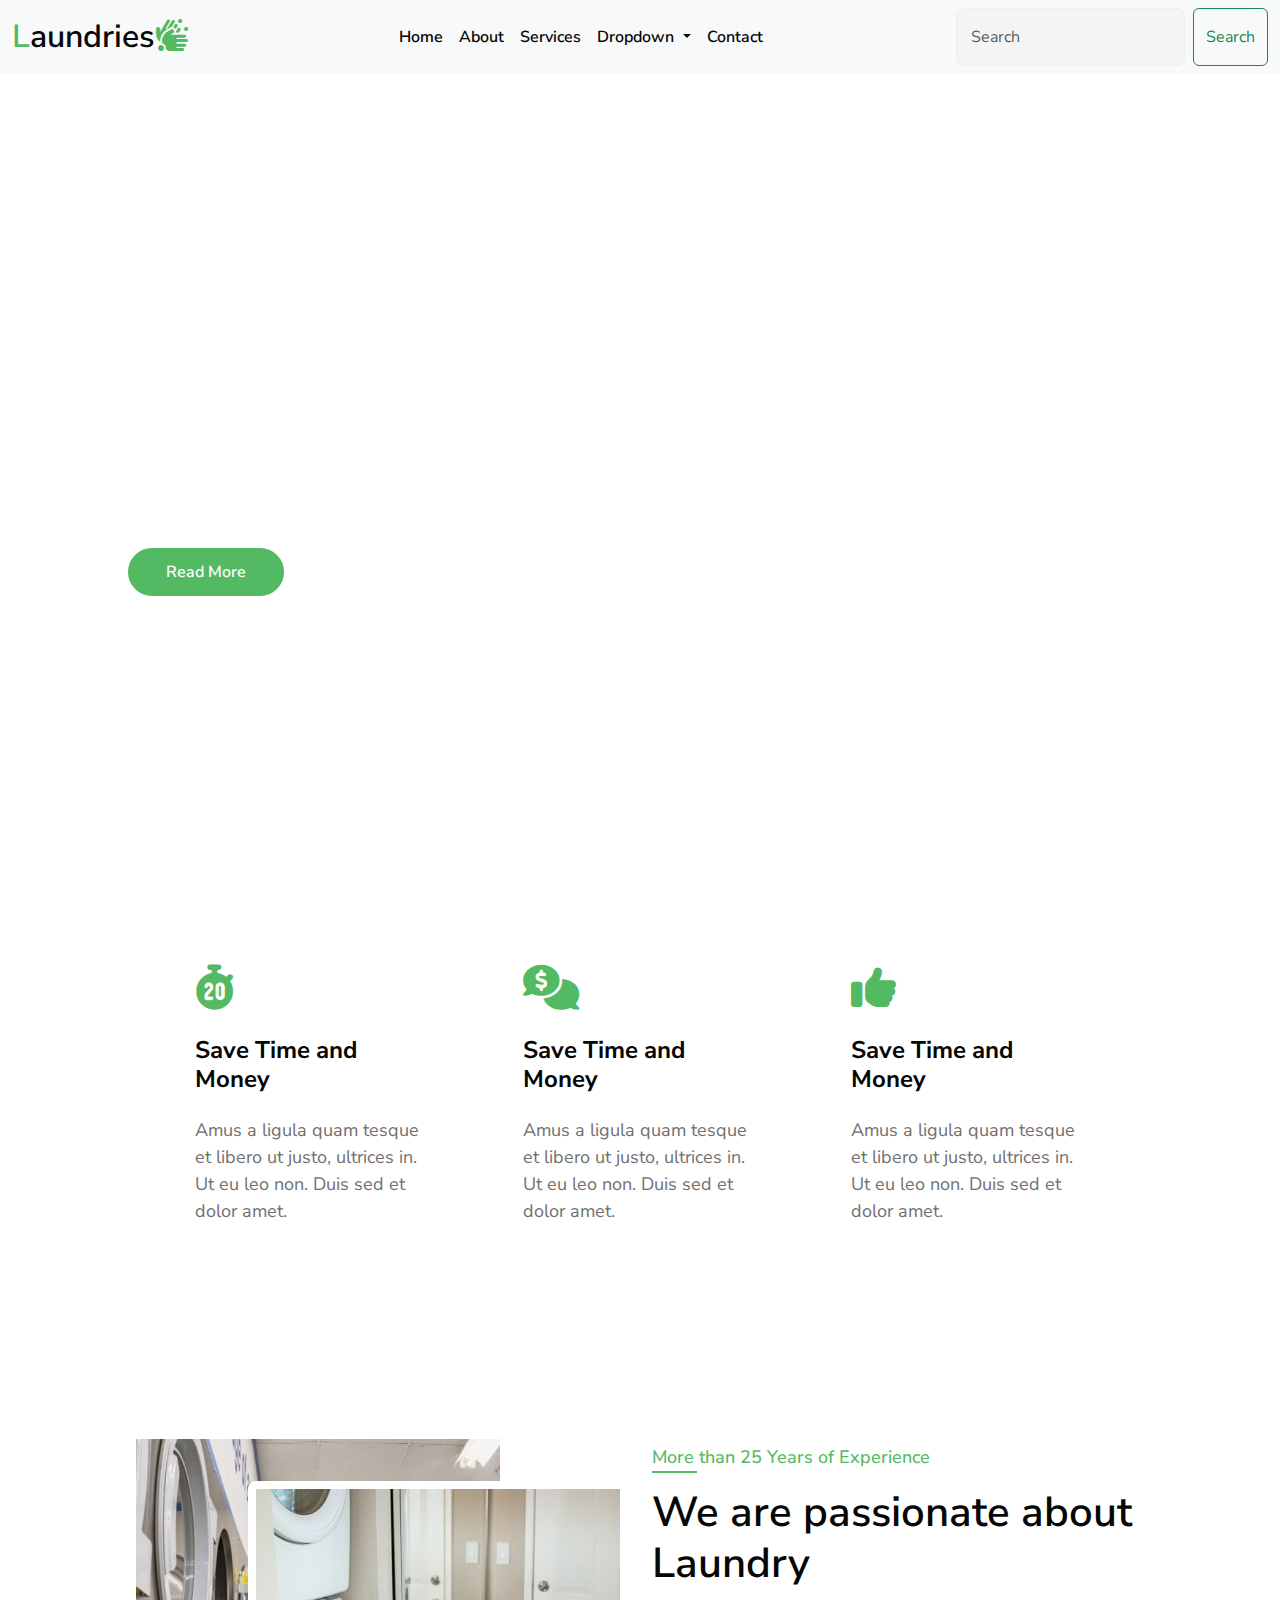
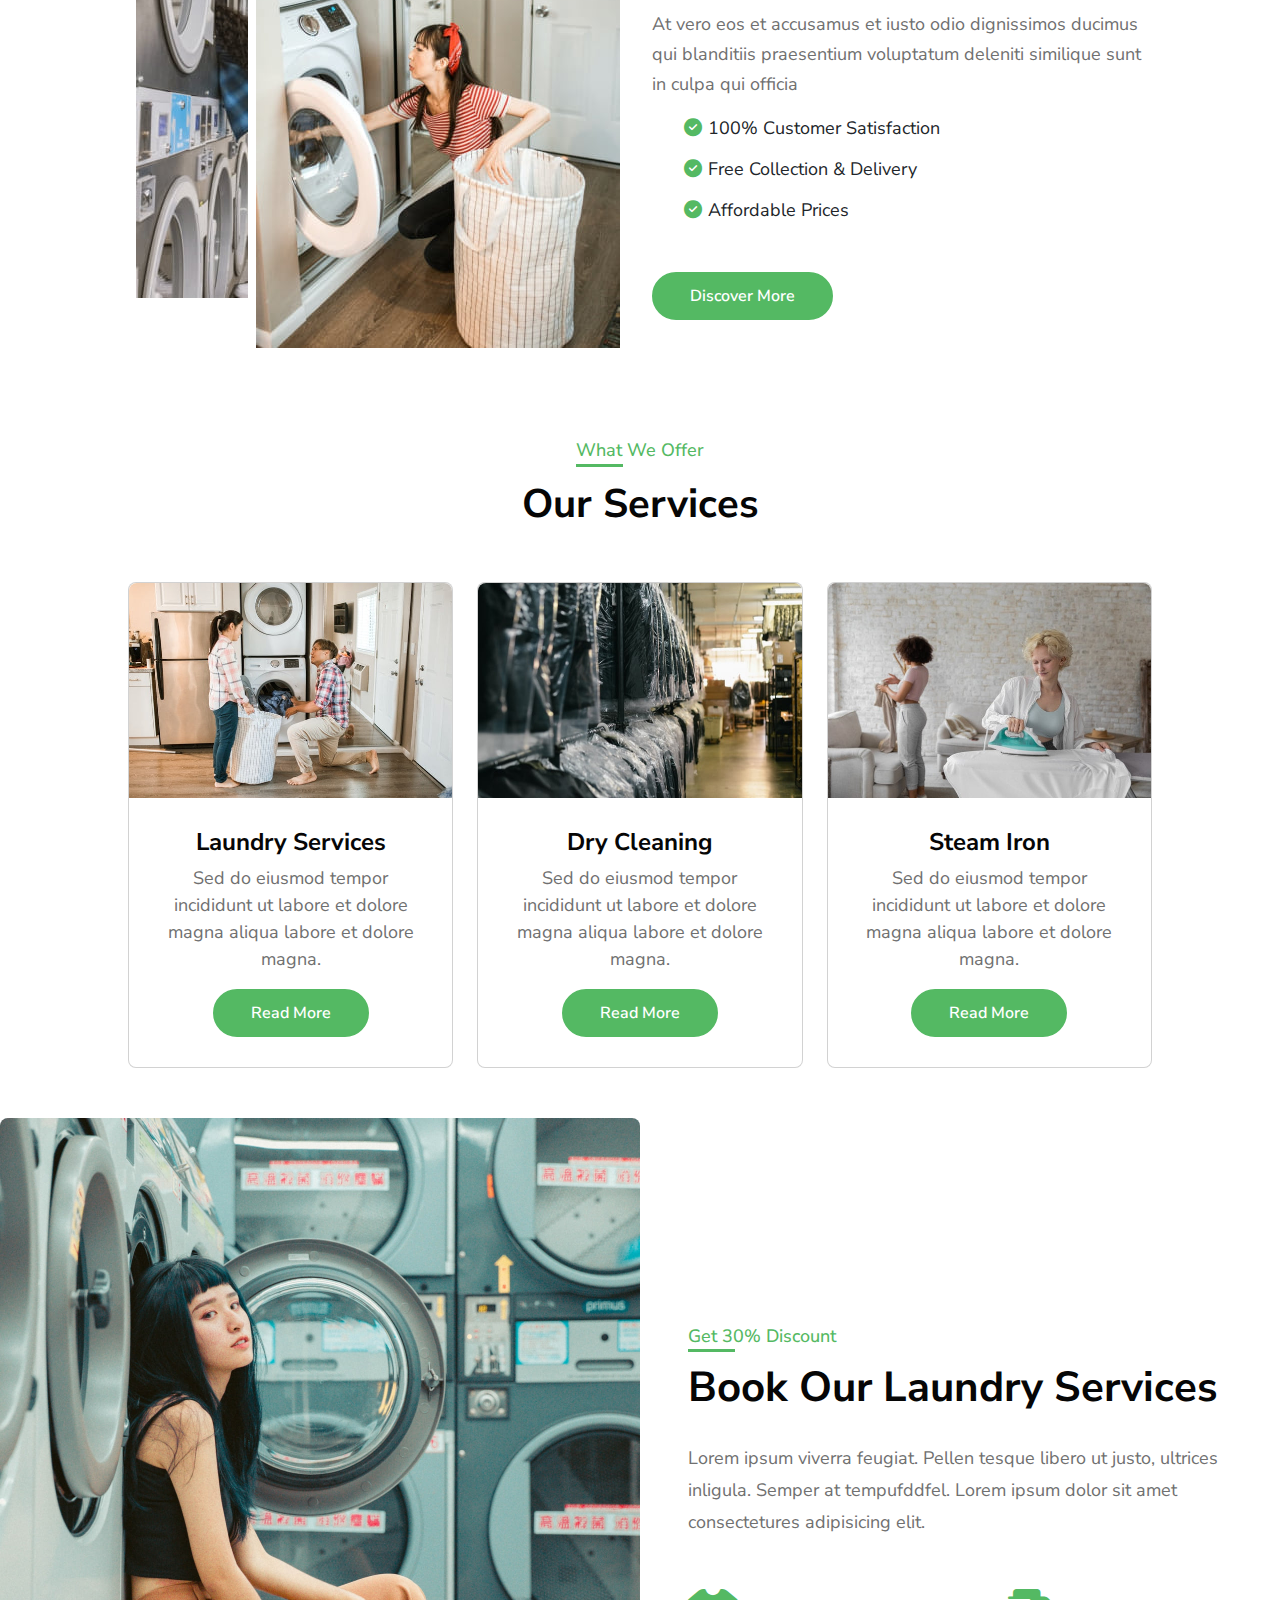
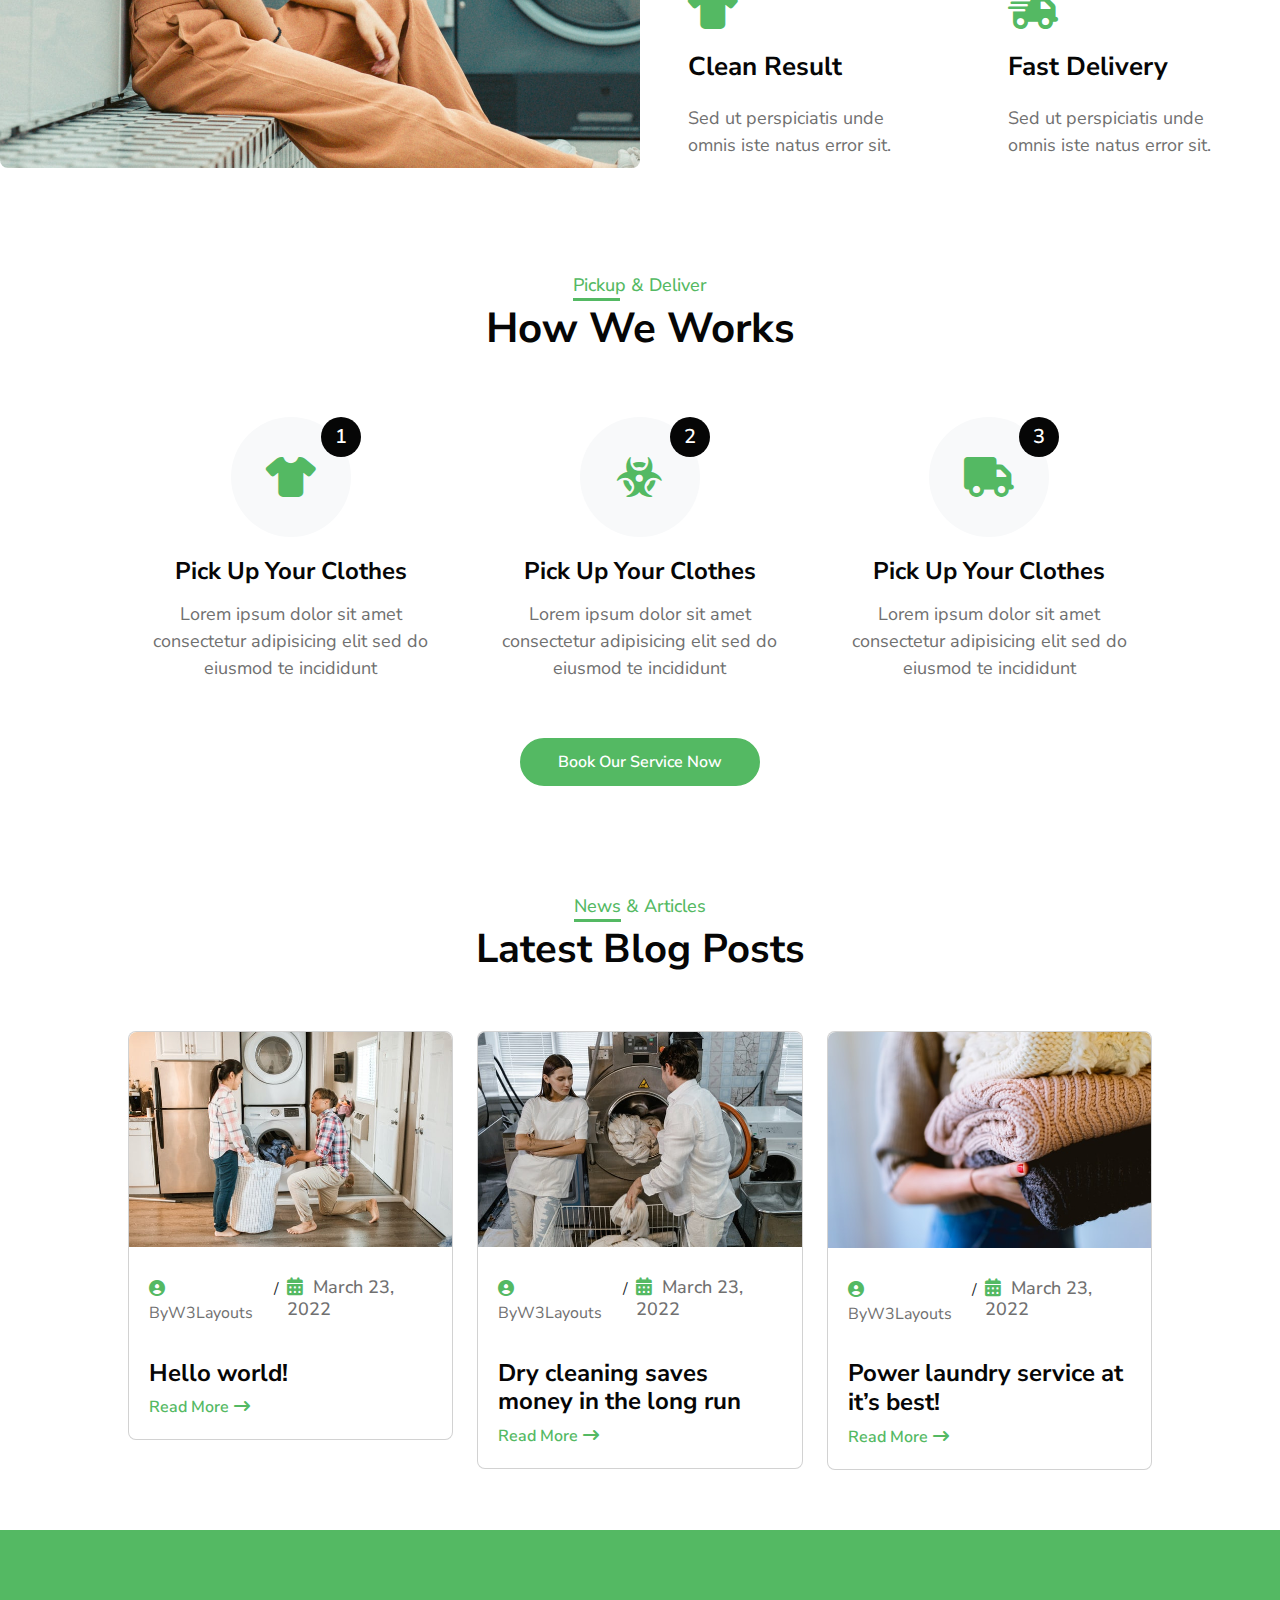
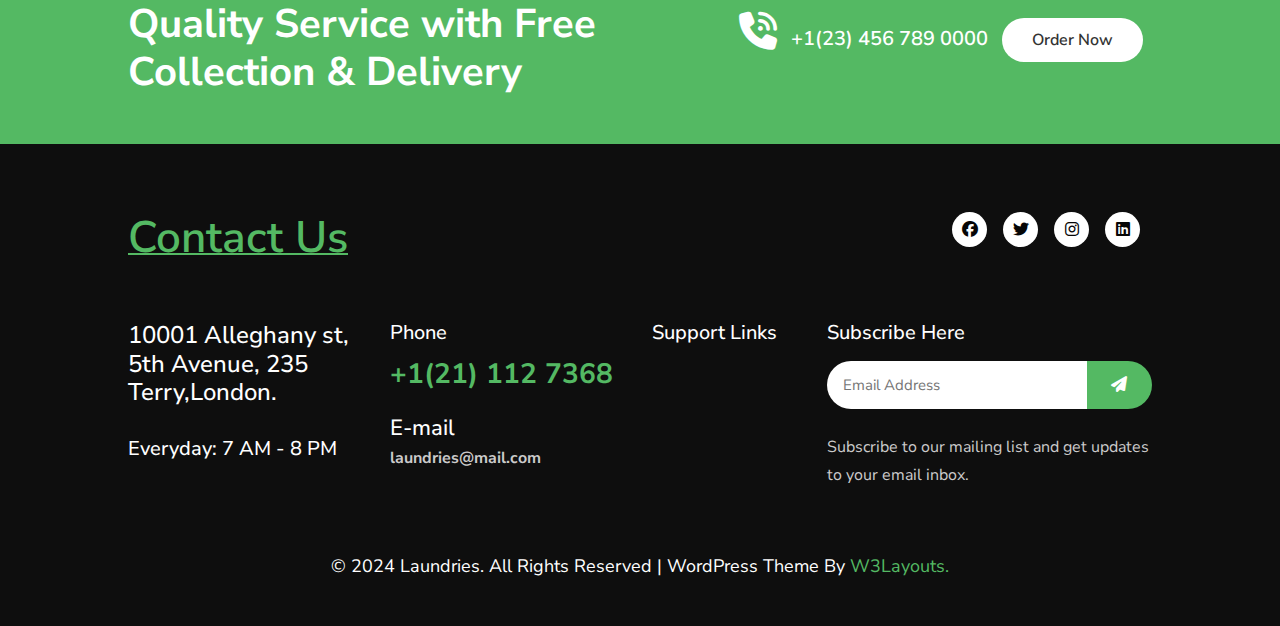
<file: index.html>
<!DOCTYPE html>
<html lang="en">

<head>
    <meta charset="UTF-8">
    <meta name="viewport" content="width=device-width, initial-scale=1.0">
    <title>Laundries</title>
    <link rel="stylesheet" href="./css/bootstrap.css">
    <link rel="stylesheet" href="./css/bootstrap.min.css">
    <link rel="stylesheet" href="./css/style.css">
    <link rel="stylesheet" href="https://cdnjs.cloudflare.com/ajax/libs/font-awesome/6.5.1/css/all.min.css" />
    <link rel="stylesheet" href="./css/media.css">
</head>

<body>

    <header class="main-header fixed-top">
        <nav class="navbar navbar-expand-lg navbar-light bg-light">
            <div class="container-fluid">
                <a class="navbar-brand" href="#"><span>L</span>aundries<i class="fa-solid fa-hands-bubbles"></i></a>
                <button class="navbar-toggler" type="button" data-bs-toggle="collapse"
                    data-bs-target="#navbarSupportedContent" aria-controls="navbarSupportedContent"
                    aria-expanded="false" aria-label="Toggle navigation">
                    <span class="navbar-toggler-icon"></span>
                </button>
                <div class="collapse navbar-collapse" id="navbarSupportedContent">
                    <ul class="navbar-nav mx-auto mb-2 mb-lg-0">
                        <li class="nav-item">
                            <a class="nav-link active" aria-current="page" href="./index.html">Home</a>
                        </li>
                        <li class="nav-item">
                            <a class="nav-link" href="./about.html">About</a>
                        </li>
                        <li class="nav-item">
                            <a class="nav-link" href="./service.html">Services</a>
                        </li>
                        <li class="nav-item dropdown">
                            <a class="nav-link dropdown-toggle" href="#" id="navbarDropdown" role="button"
                                data-bs-toggle="dropdown" aria-expanded="false">
                                Dropdown
                            </a>
                            <ul class="dropdown-menu" aria-labelledby="navbarDropdown">
                                <li><a class="dropdown-item" href="#">Blog Page</a></li>
                                <li><a class="dropdown-item" href="./404.html">404 Page</a></li>
                                <li>
                                    <hr class="dropdown-divider">
                                </li>
                                <li><a class="dropdown-item" href="#">Something else here</a></li>
                            </ul>
                        </li>
                        <li class="nav-item">
                            <a class="nav-link" href="./contact.html" tabindex="-1" aria-disabled="true">Contact</a>
                        </li>
                    </ul>
                    <form class="d-flex">
                        <input class="form-control me-2" type="search" placeholder="Search" aria-label="Search">
                        <button class="btn btn-outline-success" type="submit">Search</button>
                    </form>
                </div>
            </div>
        </nav>
    </header>

    <div class="clearfix"></div>

    <section id="banner">
        <div class="banner-layer">
            <div class="row">
                <div class="col-lg-12">
                    <video id="myvideo" autoplay="" muted="" loop=""
                        src="https://wp.w3layouts.com/laundries/wp-content/themes/laundries/assets/videos/video.mp4"></video>
                    <div class="banner-text">
                        <div class="row">
                            <div class="col-lg-12">
                                <div class="main-content">
                                    <h4>Laundry & Dry Cleaning Services</h4>
                                    <p>Irferendis repudandae fugia rchitecto beatae rederit svitae recusa ndae
                                        debitifacere uiimi placeat maxienui </p>
                                    <div class="btn-1">
                                        <a href="#"><button>Read More</button></a>
                                    </div>
                                </div>
                            </div>
                        </div>
                    </div>
                </div>
            </div>
        </div>
    </section>

    <div class="clearfix"></div>

    <section id="save">
        <div class="save-container">
            <div class="row">
                <div class="col-lg-4 col-md-6">
                    <div class="save-box">
                        <i class="fa-solid fa-stopwatch-20"></i>
                        <h4><a href="#">Save Time and Money</a></h4>
                        <p>Amus a ligula quam tesque et libero ut justo, ultrices in. Ut eu leo non. Duis sed et dolor
                            amet.</p>
                    </div>
                </div>
                <div class="col-lg-4 col-md-6">
                    <div class="save-box">
                        <i class="fa-solid fa-comments-dollar"></i>
                        <h4><a href="#">Save Time and Money</a></h4>
                        <p>Amus a ligula quam tesque et libero ut justo, ultrices in. Ut eu leo non. Duis sed et dolor
                            amet.</p>
                    </div>
                </div>
                <div class="col-lg-4 col-md-6">
                    <div class="save-box">
                        <i class="fa-solid fa-thumbs-up"></i>
                        <h4><a href="#">Save Time and Money</a></h4>
                        <p>Amus a ligula quam tesque et libero ut justo, ultrices in. Ut eu leo non. Duis sed et dolor
                            amet.</p>
                    </div>
                </div>
            </div>
        </div>
    </section>

    <div class="clearfix"></div>

    <section id="about">
        <div class="about-container">
            <div class="row">
                <div class="col-lg-6">
                    <div class="about-image position-relative">
                        <div class="about-img1">
                            <img src="./images/about1.jpg" class="img-fluid" alt="">
                        </div>
                        <div class="about-img2">
                            <img src="./images/about2.jpg" class="img-fluid" alt="">
                        </div>
                    </div>
                </div>
                <div class="col-lg-6">
                    <div class="about-box mt-3">
                        <h5>More than 25 Years of Experience</h5>
                        <h3>We are passionate about Laundry</h3>
                        <p>At vero eos et accusamus et iusto odio dignissimos ducimus qui blanditiis praesentium
                            voluptatum deleniti similique sunt in culpa qui officia</p>
                        <ul>
                            <li><i class="fa-solid fa-circle-check"></i><span>100% Customer Satisfaction</span></li>
                            <li><i class="fa-solid fa-circle-check"></i><span>Free Collection & Delivery</span></li>
                            <li><i class="fa-solid fa-circle-check"></i><span>Affordable Prices</span></li>
                        </ul>
                        <div class="btn-1 mt-5">
                            <a href="#"><button>Discover More</button></a>
                        </div>
                    </div>
                </div>
            </div>
        </div>
    </section>

    <div class="clearfix"></div>

    <section id="service">
        <div class="service-container">
            <div class="service-text text-center">
                <h5>What We Offer</h5>
                <h3>Our Services</h3>
            </div>
            <div class="row">
                <div class="col-lg-4 col-md-6 mt-3">
                    <div class="card">
                        <div class="service-box">
                            <img src="./images/service1.jpg" class="img-fluid" alt="">
                        </div>
                        <div class="service-sub text-center">
                            <h4><a href="#">Laundry Services</a></h4>
                            <p>Sed do eiusmod tempor incididunt ut labore et dolore magna aliqua labore et dolore magna.
                            </p>
                            <div class="btn-1 mt-2">
                                <a href="#"><button>Read More</button></a>
                            </div>
                        </div>
                    </div>
                </div>
                <div class="col-lg-4 col-md-6 mt-3">
                    <div class="card">
                        <div class="service-box">
                            <img src="./images/service2.jpg" class="img-fluid" alt="">
                        </div>
                        <div class="service-sub text-center">
                            <h4><a href="#">Dry Cleaning</a></h4>
                            <p>Sed do eiusmod tempor incididunt ut labore et dolore magna aliqua labore et dolore magna.
                            </p>
                            <div class="btn-1 mt-2">
                                <a href="#"><button>Read More</button></a>
                            </div>
                        </div>
                    </div>
                </div>
                <div class="col-lg-4 col-md-6 mt-3">
                    <div class="card">
                        <div class="service-box">
                            <img src="./images/service3.jpg" class="img-fluid" alt="">
                        </div>
                        <div class="service-sub text-center">
                            <h4><a href="#">Steam Iron</a></h4>
                            <p>Sed do eiusmod tempor incididunt ut labore et dolore magna aliqua labore et dolore magna.
                            </p>
                            <div class="btn-1 mt-2">
                                <a href="#"><button>Read More</button></a>
                            </div>
                        </div>
                    </div>
                </div>
            </div>
        </div>
    </section>

    <div class="clearfix"></div>

    <section id="book">
        <div class="row g-0">
            <div class="col-lg-6">
                <div class="book-img">
                    <img src="./images/book1.jpg" class="img-fluid" alt="">
                </div>
            </div>
            <div class="col-lg-6 mt-5">
                <div class="book-text">
                    <h5>Get 30% Discount</h5>
                    <h3>Book Our Laundry Services</h3>
                    <p>Lorem ipsum viverra feugiat. Pellen tesque libero ut justo, ultrices inligula. Semper at
                        tempufddfel. Lorem ipsum dolor sit amet consectetures adipisicing elit.</p>
                </div>
                <div class="row g-0">
                    <div class="col-md-6">
                        <div class="book-box">
                            <i class="fa-solid fa-shirt"></i>
                            <h4>Clean Result</h4>
                            <p>Sed ut perspiciatis unde omnis iste natus error sit. </p>
                        </div>
                    </div>
                    <div class="col-md-6">
                        <div class="book-box">
                            <i class="fa-solid fa-truck-fast"></i>
                            <h4>Fast Delivery</h4>
                            <p>Sed ut perspiciatis unde omnis iste natus error sit. </p>
                        </div>
                    </div>
                </div>
            </div>
        </div>
    </section>

    <div class="clearfix"></div>

    <section id="work">
        <div class="work-container">
            <div class="work-text text-center">
                <h5>Pickup & Deliver</h5>
                <h4>How We Works</h4>
            </div>
            <div class="row text-center justify-content-center">
                <div class="col-lg-4 col-md-6">
                    <div class="work-box">
                        <div class="work-icon position-relative">
                            <i class="fa-solid fa-shirt"></i><span>1</span>
                        </div>
                        <div class="work-info">
                            <h3>Pick Up Your Clothes</h3>
                            <p>Lorem ipsum dolor sit amet consectetur adipisicing elit sed do eiusmod te incididunt</p>
                        </div>
                    </div>
                </div>
                <div class="col-lg-4 col-md-6">
                    <div class="work-box">
                        <div class="work-icon position-relative">
                            <i class="fa-solid fa-biohazard"></i><span>2</span>
                        </div>
                        <div class="work-info">
                            <h3>Pick Up Your Clothes</h3>
                            <p>Lorem ipsum dolor sit amet consectetur adipisicing elit sed do eiusmod te incididunt</p>
                        </div>
                    </div>
                </div>
                <div class="col-lg-4 col-md-6">
                    <div class="work-box">
                        <div class="work-icon position-relative">
                            <i class="fa-solid fa-truck"></i><span>3</span>
                        </div>
                        <div class="work-info">
                            <h3>Pick Up Your Clothes</h3>
                            <p>Lorem ipsum dolor sit amet consectetur adipisicing elit sed do eiusmod te incididunt</p>
                        </div>
                    </div>
                </div>
            </div>
            <div class="btn-1 text-center mt-3">
                <a href="#"><button>Book Our Service Now</button></a>
            </div>
        </div>
    </section>

    <div class="clearfix"></div>

    <section id="blog">
        <div class="blog-container">
            <div class="blog-text text-center">
                <h5>News & Articles</h5>
                <h3>Latest Blog Posts</h3>
            </div>
            <div class="row">
                <div class="col-lg-4 col-md-6">
                    <div class="card">
                        <div class="blog-img">
                            <img src="./images/blog1.jpg" class="img-fluid" alt="">
                        </div>
                        <div class="blog-box d-flex">
                            <a href="#"><i class="fa-solid fa-circle-user"></i>ByW3Layouts</a>
                            <span class="mx-2">/</span>
                            <h5><i class="fa-solid fa-calendar-days"></i> March 23, 2022 </h5>
                        </div>
                        <div class="blog-sub">
                            <h4>Hello world!</h4>
                            <a href="#"><button>Read More<i class="fa-solid fa-arrow-right-long"></i></button></a>
                        </div>
                    </div>
                </div>
                <div class="col-lg-4 col-md-6">
                    <div class="card">
                        <div class="blog-img">
                            <img src="./images/blog2.jpg" class="img-fluid" alt="">
                        </div>
                        <div class="blog-box d-flex">
                            <a href="#"><i class="fa-solid fa-circle-user"></i>ByW3Layouts</a>
                            <span class="mx-2">/</span>
                            <h5><i class="fa-solid fa-calendar-days"></i> March 23, 2022 </h5>
                        </div>
                        <div class="blog-sub">
                            <h4>Dry cleaning saves money in the long run</h4>
                            <a href="#"><button>Read More<i class="fa-solid fa-arrow-right-long"></i></button></a>
                        </div>
                    </div>
                </div>
                <div class="col-lg-4 col-md-6">
                    <div class="card">
                        <div class="blog-img">
                            <img src="./images/blog3.jpg" class="img-fluid" alt="">
                        </div>
                        <div class="blog-box d-flex">
                            <a href="#"><i class="fa-solid fa-circle-user"></i>ByW3Layouts</a>
                            <span class="mx-2">/</span>
                            <h5><i class="fa-solid fa-calendar-days"></i> March 23, 2022 </h5>
                        </div>
                        <div class="blog-sub">
                            <h4>Power laundry service at it’s best!</h4>
                            <a href="#"><button>Read More<i class="fa-solid fa-arrow-right-long"></i></button></a>
                        </div>
                    </div>
                </div>
            </div>
        </div>
    </section>

    <div class="clearfix"></div>

    <section id="order">
        <div class="order-container">
            <div class="row">
                <div class="col-lg-7">
                    <div class="order-box">
                        <h4>Quality Service with Free Collection & Delivery</h4>
                    </div>
                </div>
                <div class="col-lg-5">
                    <div class="order-text">
                        <i class="fa-solid fa-phone-volume"></i>
                        <a href="#">+1(23) 456 789 0000</a>
                        <a href="#"><button>Order Now</button></a>
                    </div>
                </div>
            </div>
        </div>
    </section>

    <div class="clearfix"></div>

    <section id="footer">
        <div class="footer-container">
            <div class="footer-text d-flex justify-content-between mb-5 mt-5">
                <h6>Contact Us</h6>
                <div class="social">
                    <a target="_blank" href="https://www.facebook.com/"><i class="fa-brands fa-facebook"></i></a>
                    <a href="#"><i class="fa-brands fa-twitter"></i></a>
                    <a href="#"><i class="fa-brands fa-instagram"></i></a>
                    <a href="#"><i class="fa-brands fa-linkedin"></i></a>
                </div>
            </div>
            <div class="row">
                <div class="col-lg-3 col-md-6">
                    <div class="footer-box1">
                        <h4>10001 Alleghany st, 5th Avenue, 235 Terry,London.</h4>
                        <h5>Everyday: 7 AM - 8 PM</h5>
                    </div>
                </div>
                <div class="col-lg-3 col-md-6">
                    <div class="footer-box2">
                        <h5>Phone</h5>
                        <a href="#">+1(21) 112 7368</a>
                        <h4>E-mail</h4>
                        <h6><a href="#">laundries@mail.com</a></h6>
                    </div>
                </div>
                <div class="col-lg-2 col-md-6">
                    <div class="footer-box3">
                        <h5>Support Links</h5>
                    </div>
                </div>
                <div class="col-lg-4 col-md-6">
                    <div class="footer-box4">
                        <h5>Subscribe Here</h5>
                        <form class="sub d-flex mb-4 mt-3" action="" method="post">
                            <input type="email" name="email" placeholder="Email Address">
                            <button><span><i class="fa-solid fa-paper-plane"></i></span></button>
                        </form>
                        <p>Subscribe to our mailing list and get updates to your email inbox.</p>
                    </div>
                </div>
            </div>
            <div class="copyright text-center mt-5">
                <p>© 2024 Laundries. All Rights Reserved | WordPress Theme By <a href="#">W3Layouts. </a></p>
            </div>
        </div>
    </section>


    <button onclick="topFunction()" id="myBtn" title="Go to top"><i class="fa-solid fa-turn-up"></i></button>





    <script src="./js/bootstrap.bundle.min.js"></script>
    <script src="./js/main.js"></script>

</body>

</html>
</file>
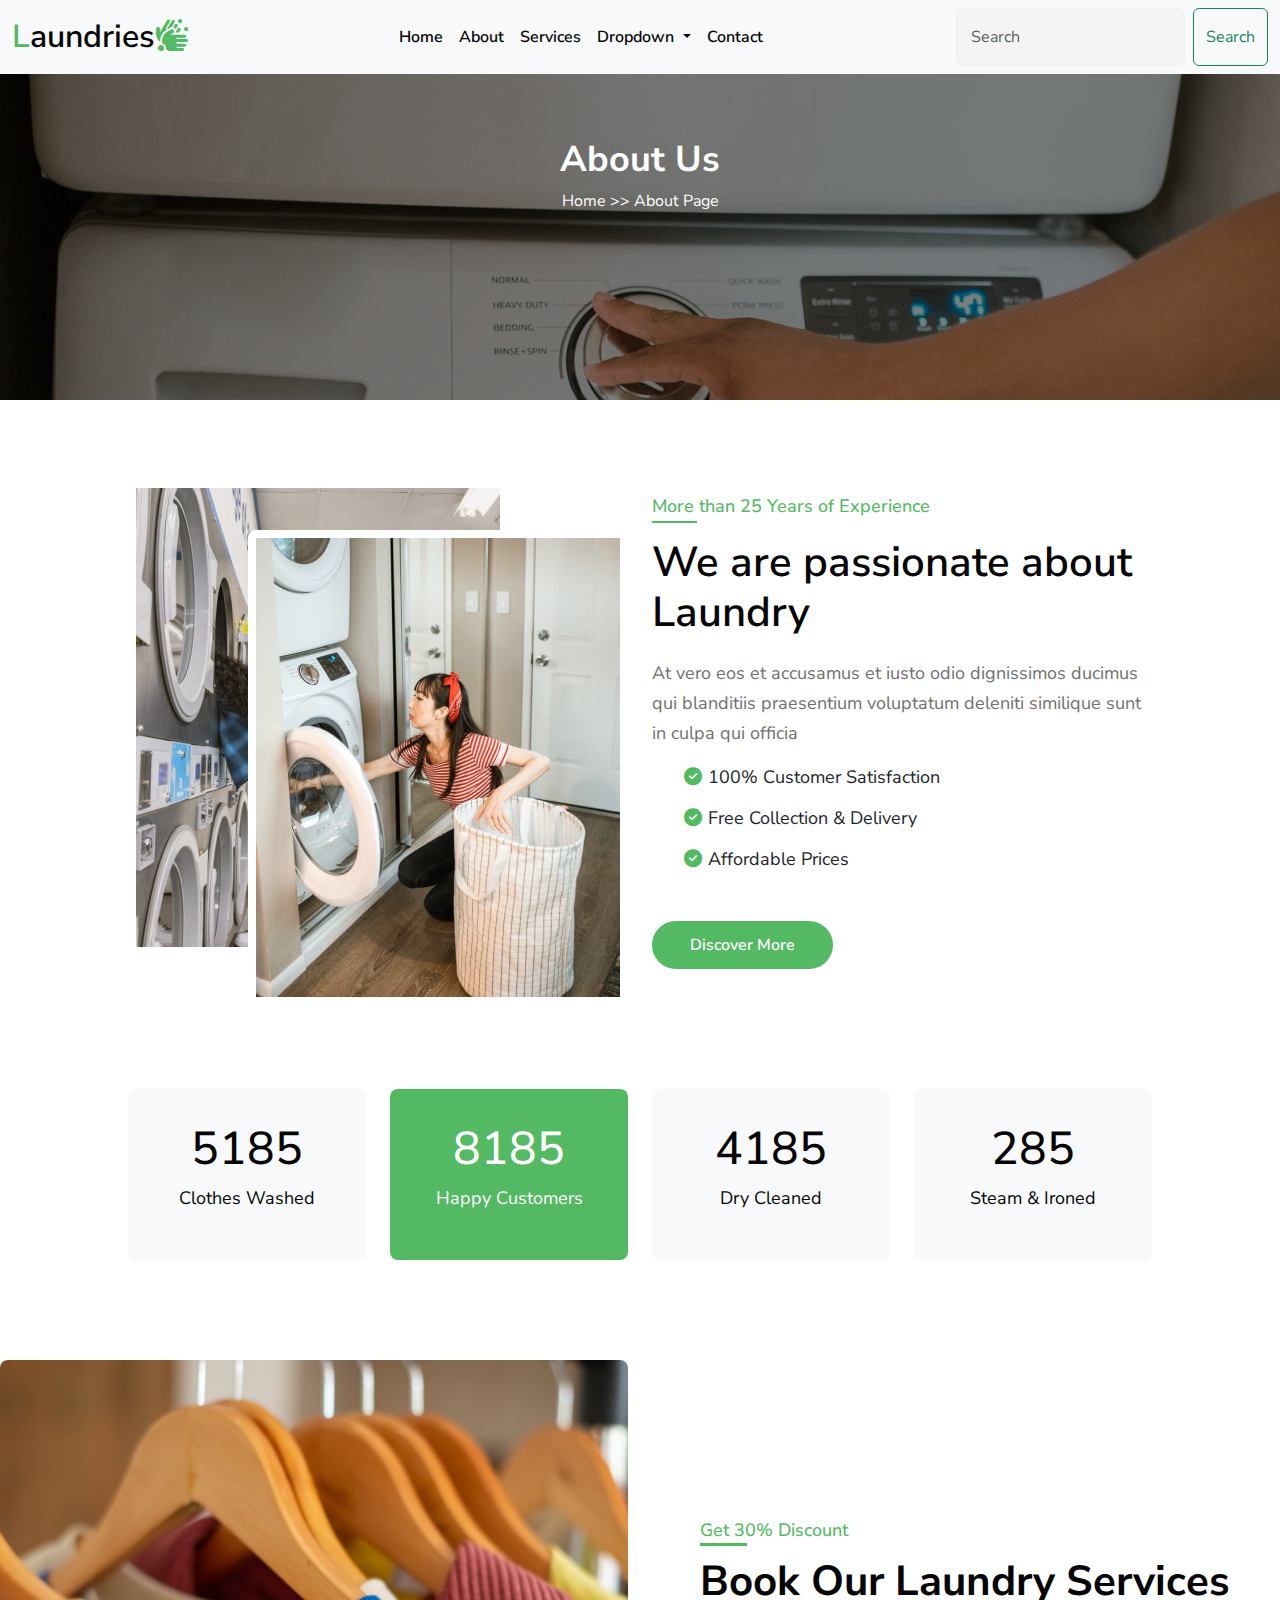
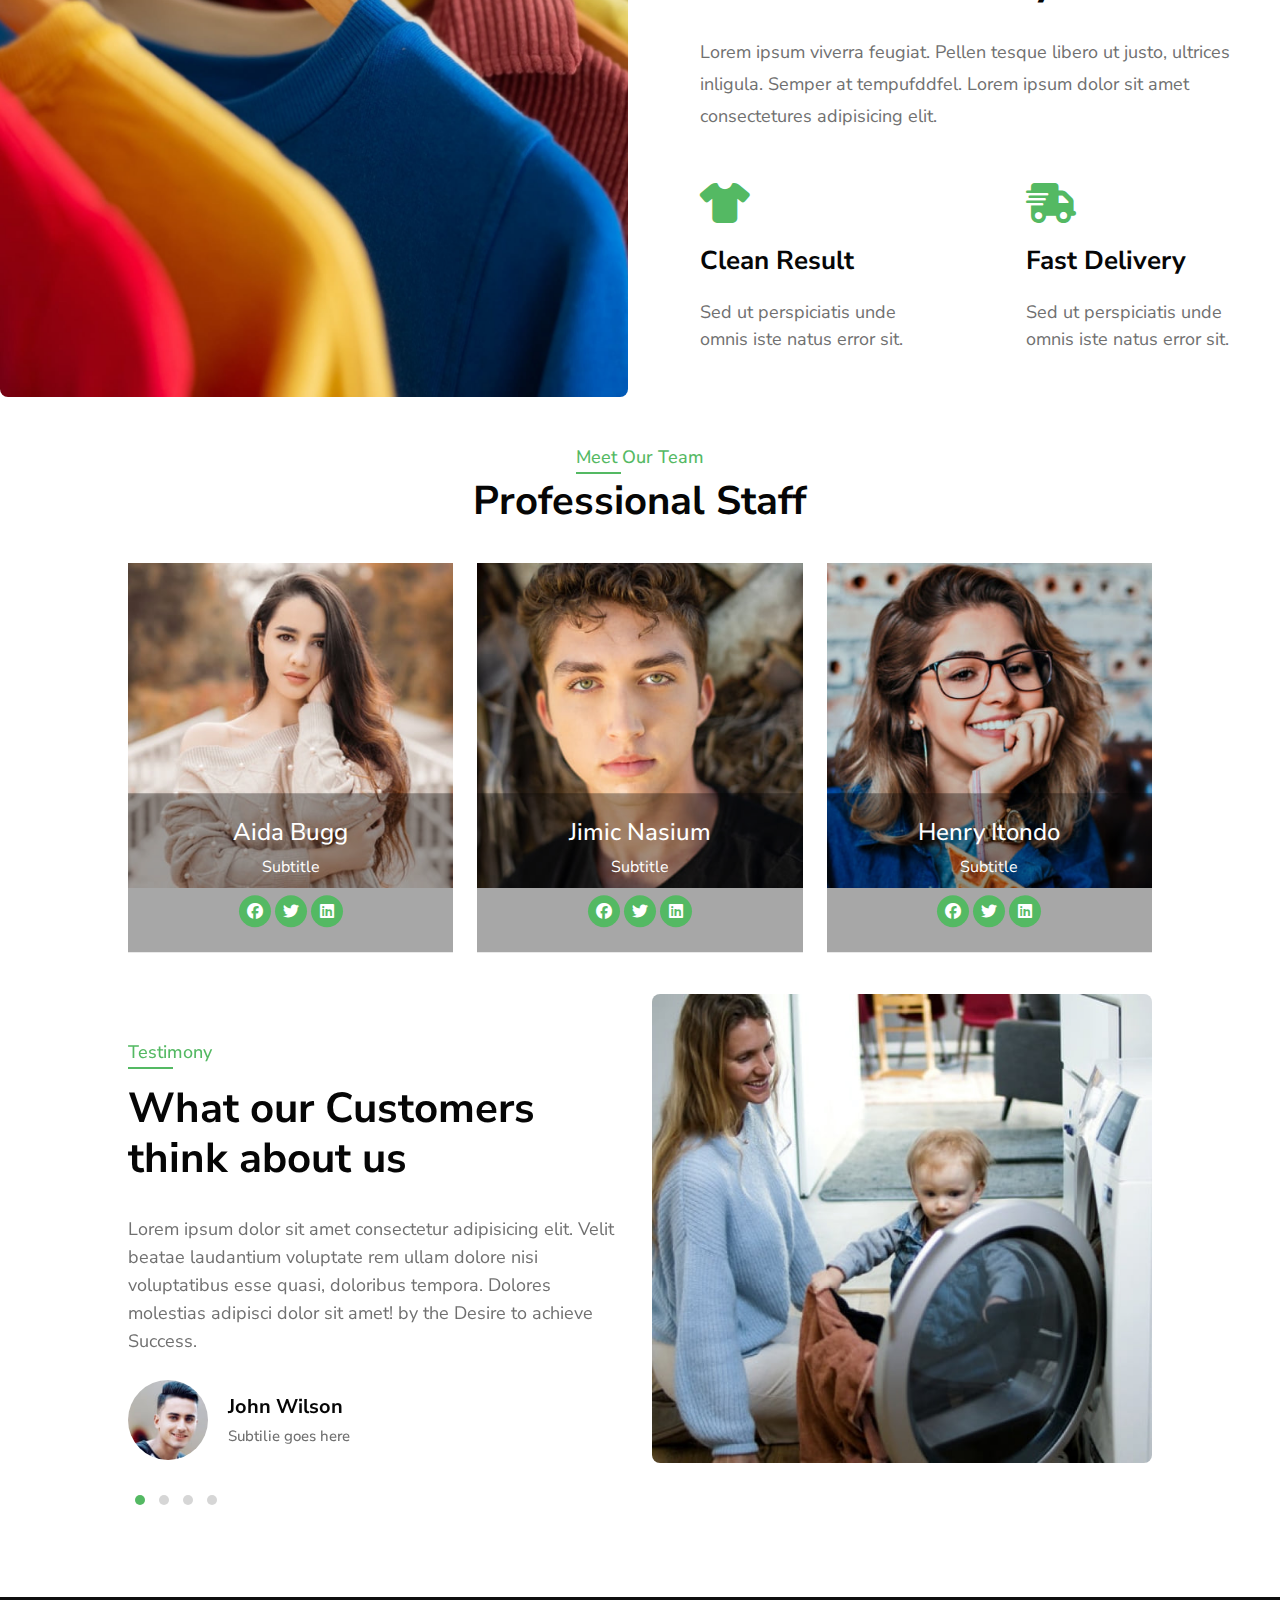
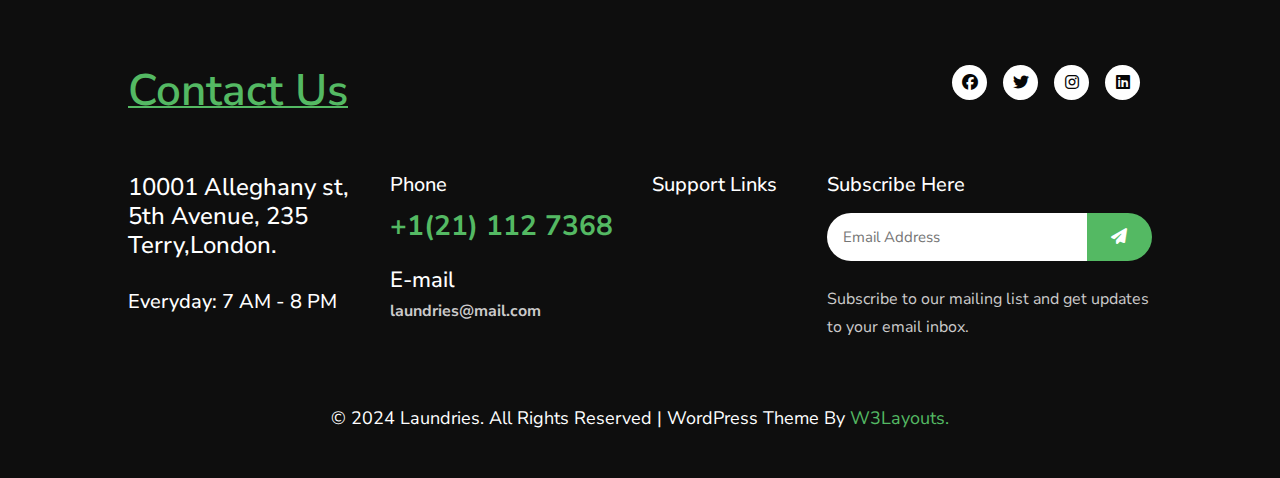
<file: about.html>
<!DOCTYPE html>
<html lang="en">

<head>
    <meta charset="UTF-8">
    <meta name="viewport" content="width=device-width, initial-scale=1.0">
    <title>Laundries</title>
    <link rel="stylesheet" href="./css/bootstrap.min.css">
    <link rel="stylesheet" href="./css/style.css">
    <link rel="stylesheet" href="https://cdnjs.cloudflare.com/ajax/libs/font-awesome/6.5.1/css/all.min.css" />
    <link rel="stylesheet" href="./css/owl.carousel.min.css">
    <link rel="stylesheet" href="./css/owl.theme.default.min.css">
    <link rel="stylesheet" href="./css/media.css">
</head>

<body>

    <header class="main-header fixed-top">
        <nav class="navbar navbar-expand-lg navbar-light bg-light">
            <div class="container-fluid">
                <a class="navbar-brand" href="#"><span>L</span>aundries<i class="fa-solid fa-hands-bubbles"></i></a>
                <button class="navbar-toggler" type="button" data-bs-toggle="collapse"
                    data-bs-target="#navbarSupportedContent" aria-controls="navbarSupportedContent"
                    aria-expanded="false" aria-label="Toggle navigation">
                    <span class="navbar-toggler-icon"></span>
                </button>
                <div class="collapse navbar-collapse" id="navbarSupportedContent">
                    <ul class="navbar-nav mx-auto mb-2 mb-lg-0">
                        <li class="nav-item">
                            <a class="nav-link active" aria-current="page" href="./index.html">Home</a>
                        </li>
                        <li class="nav-item">
                            <a class="nav-link" href="./about.html">About</a>
                        </li>
                        <li class="nav-item">
                            <a class="nav-link" href="./service.html">Services</a>
                        </li>
                        <li class="nav-item dropdown">
                            <a class="nav-link dropdown-toggle" href="#" id="navbarDropdown" role="button"
                                data-bs-toggle="dropdown" aria-expanded="false">
                                Dropdown
                            </a>
                            <ul class="dropdown-menu" aria-labelledby="navbarDropdown">
                                <li><a class="dropdown-item" href="#">Blog Page</a></li>
                                <li><a class="dropdown-item" href="./404.html">404 Page</a></li>
                                <li>
                                    <hr class="dropdown-divider">
                                </li>
                                <li><a class="dropdown-item" href="#">Something else here</a></li>
                            </ul>
                        </li>
                        <li class="nav-item">
                            <a class="nav-link" href="./contact.html" tabindex="-1" aria-disabled="true">Contact</a>
                        </li>
                    </ul>
                    <form class="d-flex">
                        <input class="form-control me-2" type="search" placeholder="Search" aria-label="Search">
                        <button class="btn btn-outline-success" type="submit">Search</button>
                    </form>
                </div>
            </div>
        </nav>
    </header>

    <div class="clearfix"></div>

    <section id="about1">
        <div class="about1-overlay">
            <div class="about1-container text-center">
                <h3>About Us</h3>
                <nav aria-label="breadcrumb">
                    <ol class="breadcrumb d-flex justify-content-center">
                        <li class="breadcrumb-item"><a href="#">Home</a> >> About Page</li>
                        <!-- <li class="breadcrumb-item active" aria-current="page">Library</li> -->
                    </ol>
                </nav>
            </div>
        </div>
    </section>

    <div class="clearfix"></div>

    <section id="about">
        <div class="about-container">
            <div class="row">
                <div class="col-lg-6">
                    <div class="about-image position-relative">
                        <div class="about-img1">
                            <img src="./images/about1.jpg" class="img-fluid" alt="">
                        </div>
                        <div class="about-img2">
                            <img src="./images/about2.jpg" class="img-fluid" alt="">
                        </div>
                    </div>
                </div>
                <div class="col-lg-6">
                    <div class="about-box mt-3">
                        <h5>More than 25 Years of Experience</h5>
                        <h3>We are passionate about Laundry</h3>
                        <p>At vero eos et accusamus et iusto odio dignissimos ducimus qui blanditiis praesentium
                            voluptatum deleniti similique sunt in culpa qui officia</p>
                        <ul>
                            <li><i class="fa-solid fa-circle-check"></i><span>100% Customer Satisfaction</span></li>
                            <li><i class="fa-solid fa-circle-check"></i><span>Free Collection & Delivery</span></li>
                            <li><i class="fa-solid fa-circle-check"></i><span>Affordable Prices</span></li>
                        </ul>
                        <div class="btn-1 mt-5">
                            <a href="#"><button>Discover More</button></a>
                        </div>
                    </div>
                </div>
            </div>
        </div>
    </section>

    <div class="clearfix"></div>

    <section id="stats">
        <div class="stats-container">
            <div class="row">
                <div class="col-lg-3 col-md-3 col-6">
                    <div class="stats-box1">
                        <h2 id="h1">Number</h2>
                        <p>Clothes Washed</p>
                    </div>
                </div>
                <div class="col-lg-3 col-md-3 col-6">
                    <div class="stats-box2">
                        <h2 id="h2">Number</h2>
                        <p>Happy Customers</p>
                    </div>
                </div>
                <div class="col-lg-3 col-md-3 col-6">
                    <div class="stats-box3">
                        <h2 id="h3">Number</h2>
                        <p>Dry Cleaned</p>
                    </div>
                </div>
                <div class="col-lg-3 col-md-3 col-6">
                    <div class="stats-box4">
                        <h2 id="h4">Number</h2>
                        <p>Steam & Ironed</p>
                    </div>
                </div>
            </div>
        </div>
    </section>

    <div class="clearfix"></div>

    <section id="book">
        <div class="row">
            <div class="col-lg-6">
                <div class="book-img">
                    <img src="./images/about4.jpg" class="img-fluid" alt="">
                </div>
            </div>
            <div class="col-lg-6">
                <div class="book-text">
                    <h5>Get 30% Discount</h5>
                    <h3>Book Our Laundry Services</h3>
                    <p>Lorem ipsum viverra feugiat. Pellen tesque libero ut justo, ultrices inligula. Semper at
                        tempufddfel. Lorem ipsum dolor sit amet consectetures adipisicing elit.</p>
                </div>
                <div class="row">
                    <div class="col-md-6">
                        <div class="book-box">
                            <i class="fa-solid fa-shirt"></i>
                            <h4>Clean Result</h4>
                            <p>Sed ut perspiciatis unde omnis iste natus error sit. </p>
                        </div>
                    </div>
                    <div class="col-md-6">
                        <div class="book-box">
                            <i class="fa-solid fa-truck-fast"></i>
                            <h4>Fast Delivery</h4>
                            <p>Sed ut perspiciatis unde omnis iste natus error sit. </p>
                        </div>
                    </div>
                </div>
            </div>
        </div>
    </section>

    <div class="clearfix"></div>

    <section id="staff">
        <div class="staff-container">
            <div class="staff-text text-center">
                <h5>Meet Our Team</h5>
                <h3>Professional Staff</h3>
            </div>
            <div class="row">
                <div class="col-lg-4 col-md-4 mb-3">
                    <div class="staff-box position-relative">
                        <img src="./images/team1.jpg" class="img-fluid" alt="">
                        <div class="staff-sub">
                            <h4><a href="#">Aida Bugg</a></h4>
                            <p>Subtitle</p>
                            <div class="staff-icon">
                                <a href="#"><i class="fa-brands fa-facebook"></i></a>
                                <a href="#"><i class="fa-brands fa-twitter"></i></a>
                                <a href="#"><i class="fa-brands fa-linkedin"></i></a>
                            </div>
                        </div>
                    </div>
                </div>
                <div class="col-lg-4 col-md-4 mb-3">
                    <div class="staff-box position-relative">
                        <img src="./images/team2.jpg" class="img-fluid" alt="">
                        <div class="staff-sub">
                            <h4><a href="#">Jimic Nasium</a></h4>
                            <p>Subtitle</p>
                            <div class="staff-icon">
                                <a href="#"><i class="fa-brands fa-facebook"></i></a>
                                <a href="#"><i class="fa-brands fa-twitter"></i></a>
                                <a href="#"><i class="fa-brands fa-linkedin"></i></a>
                            </div>
                        </div>
                    </div>
                </div>
                <div class="col-lg-4 col-md-4">
                    <div class="staff-box position-relative">
                        <img src="./images/team3.jpg" class="img-fluid" alt="">
                        <div class="staff-sub">
                            <h4><a href="#">Henry Itondo</a></h4>
                            <p>Subtitle</p>
                            <div class="staff-icon">
                                <a href="#"><i class="fa-brands fa-facebook"></i></a>
                                <a href="#"><i class="fa-brands fa-twitter"></i></a>
                                <a href="#"><i class="fa-brands fa-linkedin"></i></a>
                            </div>
                        </div>
                    </div>
                </div>
            </div>
        </div>
    </section>

    <div class="clearfix"></div>

    <section id="testi">
        <div class="testi-container">
            <div class="row">
                <div class="col-lg-6">
                    <div class="slider">
                        <div class="owl-carousel slider-owl-carousel owl-theme">
                            <div class="item">
                                <div class="item-container pt-5">
                                    <div class="item-box">
                                        <h5>Testimony</h5>
                                        <h3>What our Customers think about us</h3>
                                        <p>Lorem ipsum dolor sit amet consectetur adipisicing elit. Velit beatae
                                            laudantium voluptate rem ullam dolore nisi voluptatibus esse quasi, doloribus tempora.
                                            Dolores molestias adipisci dolor sit amet! by the Desire to achieve
                                            Success.</p>
                                        <div class="test1-box d-flex">
                                            <img src="./images/testi1.jpg" class="img-fluid" alt="">
                                            <div class="test-sub">
                                                <h4>John Wilson</h4>
                                                <h6>Subtilie goes here</h6>
                                            </div>
                                        </div>
                                    </div>
                                </div>
                            </div>
                            <div class="item">
                                <div class="item-container">
                                    <div class="item-box">
                                        <h5>Testimony</h5>
                                        <h3>What our Customers think about us</h3>
                                        <p>Lorem ipsum dolor sit amet consectetur adipisicing elit. Porro maxime impedit
                                            aut ipsum illum beatae tempora iure debitis deserunt soluta voluptates sit
                                            quia culpa laborum quisquam nulla, provident voluptas amet sint est omnis
                                            numquam!</p>
                                        <div class="test1-box d-flex">
                                            <img src="./images/testi2.jpg" class="img-fluid" alt="">
                                            <div class="test-sub">
                                                <h4>John Wilson</h4>
                                                <h6>Subtilie</h6>
                                            </div>
                                        </div>
                                    </div>
                                </div>
                            </div>
                            <div class="item">
                                <div class="item-container">
                                    <div class="item-box">
                                        <h5>Testimony</h5>
                                        <h3>What our Customers think about us</h3>
                                        <p>Lorem ipsum dolor sit amet consectetur adipisicing elit. Porro maxime impedit
                                            aut ipsum illum beatae tempora iure debitis deserunt soluta voluptates sit
                                            quia culpa laborum quisquam nulla, provident voluptas amet sint est omnis
                                            numquam!</p>
                                        <div class="test1-box d-flex">
                                            <img src="./images/testi3.jpg" class="img-fluid" alt="">
                                            <div class="test-sub">
                                                <h4>John Wilson</h4>
                                                <h6>Subtilie</h6>
                                            </div>
                                        </div>
                                    </div>
                                </div>
                            </div>
                            <div class="item">
                                <div class="item-container">
                                    <div class="item-box">
                                        <h5>Testimony</h5>
                                        <h3>What our Customers think about us</h3>
                                        <p>Lorem ipsum dolor sit amet consectetur adipisicing elit. Porro maxime impedit
                                            aut ipsum illum beatae tempora iure debitis deserunt soluta voluptates sit
                                            quia culpa laborum quisquam nulla, provident voluptas amet sint est omnis
                                            numquam!</p>
                                        <div class="test1-box d-flex">
                                            <img src="./images/testi2.jpg" class="img-fluid" alt="">
                                            <div class="test-sub">
                                                <h4>John Wilson</h4>
                                                <h6>Subtilie</h6>
                                            </div>
                                        </div>
                                    </div>
                                </div>
                            </div>
                        </div>
                    </div>
                </div>
                <div class="col-lg-6">
                    <div class="testi-img">
                        <img src="./images/testimonials.jpg" class="img-fluid" alt="">
                    </div>
                </div>
            </div>
        </div>
    </section>


    <div class="clearfix"></div>

    <section id="footer">
        <div class="footer-container">
            <div class="footer-text d-flex justify-content-between mb-5 mt-5">
                <h6>Contact Us</h6>
                <div class="social">
                    <a href="#"><i class="fa-brands fa-facebook"></i></a>
                    <a href="#"><i class="fa-brands fa-twitter"></i></a>
                    <a href="#"><i class="fa-brands fa-instagram"></i></a>
                    <a href="#"><i class="fa-brands fa-linkedin"></i></a>
                </div>
            </div>
            <div class="row">
                <div class="col-lg-3 col-md-6">
                    <div class="footer-box1">
                        <h4>10001 Alleghany st, 5th Avenue, 235 Terry,London.</h4>
                        <h5>Everyday: 7 AM - 8 PM</h5>
                    </div>
                </div>
                <div class="col-lg-3 col-md-6">
                    <div class="footer-box2">
                        <h5>Phone</h5>
                        <a href="#">+1(21) 112 7368</a>
                        <h4>E-mail</h4>
                        <h6><a href="#">laundries@mail.com</a></h6>
                    </div>
                </div>
                <div class="col-lg-2 col-md-6">
                    <div class="footer-box3">
                        <h5>Support Links</h5>
                    </div>
                </div>
                <div class="col-lg-4 col-md-6">
                    <div class="footer-box4">
                        <h5>Subscribe Here</h5>
                        <form class="sub d-flex mb-4 mt-3" action="" method="post">
                            <input type="email" name="email" placeholder="Email Address">
                            <button><span><i class="fa-solid fa-paper-plane"></i></span></button>
                        </form>
                        <p>Subscribe to our mailing list and get updates to your email inbox.</p>
                    </div>
                </div>
            </div>
            <div class="copyright text-center mt-5">
                <p>© 2024 Laundries. All Rights Reserved | WordPress Theme By <a href="#">W3Layouts. </a></p>
            </div>
        </div>
    </section>

    <button onclick="topFunction()" id="myBtn" title="Go to top"><i class="fa-solid fa-turn-up"></i></button>


    <script src="./js/jquery.js"></script>
    <script src="./js/owl.carousel.min.js"></script>
    <script src="./js/bootstrap.bundle.min.js"></script>
    <script src="./js/main.js"></script>

</body>

</html>
</file>
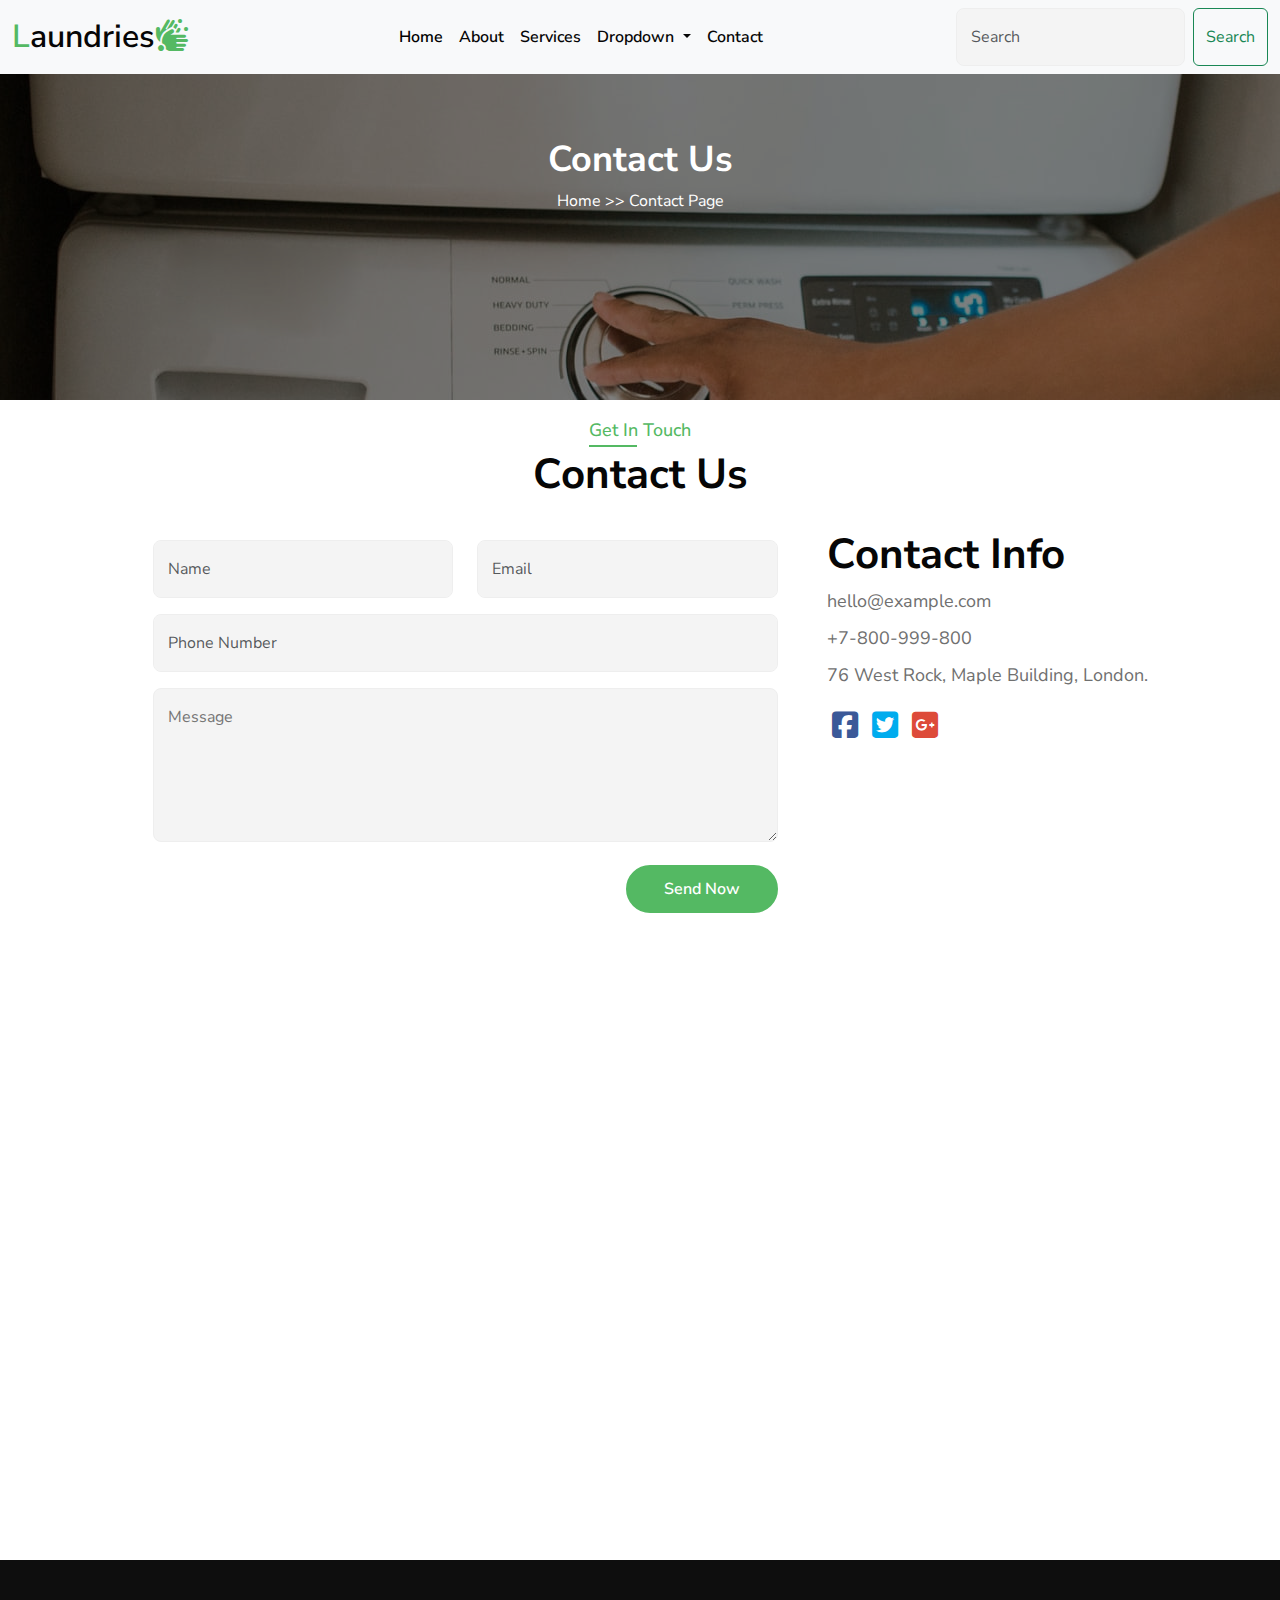
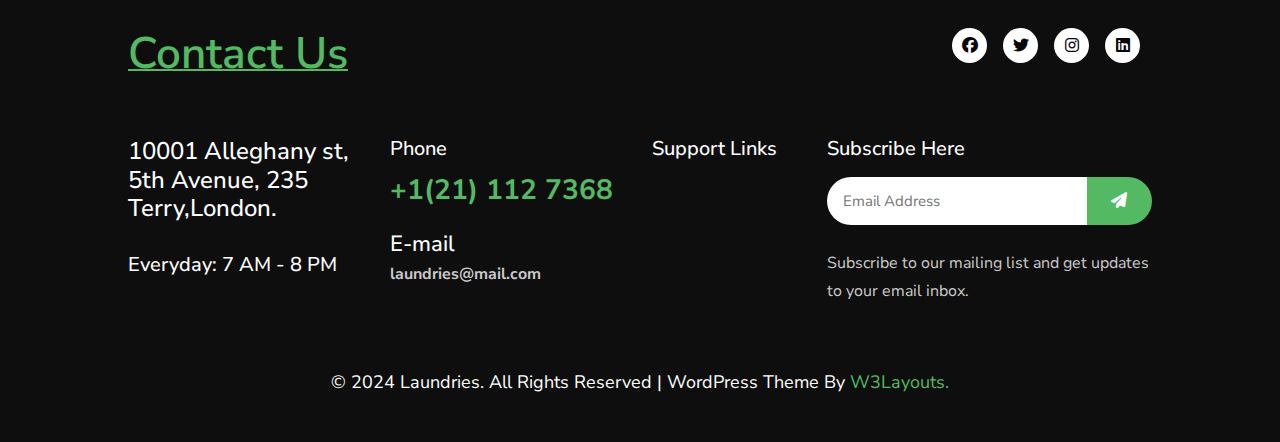
<file: contact.html>
<!DOCTYPE html>
<html lang="en">

<head>
    <meta charset="UTF-8">
    <meta name="viewport" content="width=device-width, initial-scale=1.0">
    <title>Laundries</title>
    <link rel="stylesheet" href="./css/bootstrap.min.css">
    <link rel="stylesheet" href="./css/style.css">
    <link rel="stylesheet" href="https://cdnjs.cloudflare.com/ajax/libs/font-awesome/6.5.1/css/all.min.css" />
    <link rel="stylesheet" href="./css/owl.carousel.min.css">
    <link rel="stylesheet" href="./css/owl.theme.default.min.css">
    <link rel="stylesheet" href="./css/media.css">
</head>

<body>

    <header class="main-header fixed-top">
        <nav class="navbar navbar-expand-lg navbar-light bg-light">
            <div class="container-fluid">
                <a class="navbar-brand" href="#"><span>L</span>aundries<i class="fa-solid fa-hands-bubbles"></i></a>
                <button class="navbar-toggler" type="button" data-bs-toggle="collapse"
                    data-bs-target="#navbarSupportedContent" aria-controls="navbarSupportedContent"
                    aria-expanded="false" aria-label="Toggle navigation">
                    <span class="navbar-toggler-icon"></span>
                </button>
                <div class="collapse navbar-collapse" id="navbarSupportedContent">
                    <ul class="navbar-nav mx-auto mb-2 mb-lg-0">
                        <li class="nav-item">
                            <a class="nav-link active" aria-current="page" href="./index.html">Home</a>
                        </li>
                        <li class="nav-item">
                            <a class="nav-link" href="./about.html">About</a>
                        </li>
                        <li class="nav-item">
                            <a class="nav-link" href="./service.html">Services</a>
                        </li>
                        <li class="nav-item dropdown">
                            <a class="nav-link dropdown-toggle" href="#" id="navbarDropdown" role="button"
                                data-bs-toggle="dropdown" aria-expanded="false">
                                Dropdown
                            </a>
                            <ul class="dropdown-menu" aria-labelledby="navbarDropdown">
                                <li><a class="dropdown-item" href="#">Blog Page</a></li>
                                <li><a class="dropdown-item" href="./404.html">404 Page</a></li>
                                <li>
                                    <hr class="dropdown-divider">
                                </li>
                                <li><a class="dropdown-item" href="#">Something else here</a></li>
                            </ul>
                        </li>
                        <li class="nav-item">
                            <a class="nav-link" href="./contact.html" tabindex="-1" aria-disabled="true">Contact</a>
                        </li>
                    </ul>
                    <form class="d-flex">
                        <input class="form-control me-2" type="search" placeholder="Search" aria-label="Search">
                        <button class="btn btn-outline-success" type="submit">Search</button>
                    </form>
                </div>
            </div>
        </nav>
    </header>

    <div class="clearfix"></div>

    <section id="about1">
        <div class="about1-overlay">
            <div class="about1-container text-center">
                <h3>Contact Us</h3>
                <nav aria-label="breadcrumb">
                    <ol class="breadcrumb d-flex justify-content-center">
                        <li class="breadcrumb-item"><a href="#">Home</a> >> Contact Page</li>
                        <!-- <li class="breadcrumb-item active" aria-current="page">Library</li> -->
                    </ol>
                </nav>
            </div>
        </div>
    </section>

    <div class="clearfix"></div>


    <section id="contact">
        <div class="contact-container">
            <div class="contact-text text-center">
                <h5>Get In Touch</h5>
                <h3>Contact Us</h3>
            </div>
            <div class="row">
                <div class="col-lg-8 col-md-8">
                    <div class="contact-box">
                        <form action="" method="post">
                            <div class="row">
                            <div class="col-md-6 mb-3">
                                <!-- <label for="name" class="form-label">Name</label> -->
                                <input type="text" class="form-control" id="inputName" placeholder="Name">
                            </div>
                            <div class="col-md-6 mb-3">
                                <!-- <label for="inputEmail4" class="form-label">Email</label> -->
                                <input type="email" class="form-control" id="inputEmail4" placeholder="Email">
                            </div>
                            </div>
                            <div class="col-md-12 mb-3">
                                <!-- <label for="phone" class="form-label">Phone Number</label> -->
                                <input type="tel" class="form-control" id="inputPhone" placeholder="Phone Number">
                            </div>
                            <div class="col-md-12 mb-3">
                                <!-- <label for="exampleFormControlTextarea1" class="form-label">Example textarea</label> -->
                                <textarea class="form-control1" id="exampleFormControl1Textarea1" rows="5" placeholder="Message"></textarea>
                            </div>
                            <div class="btn-1 text-end mt-3">
                                <a href="#"><button>Send Now</button></a>
                            </div>
                        </form>
                    </div>
                </div>
                <div class="col-lg-4 col-md-4">
                    <div class="contact-info">
                        <h3>Contact Info</h3>
                        <div class="contact-list">
                            <a href="#">hello@example.com</a>
                            <a href="#">+7-800-999-800</a>
                            <p>76 West Rock, Maple Building, London.</p>
                            <div class="contact-icon">
                                <a href="#"><i class="fa-brands fa-square-facebook"></i></a>
                                <a href="#"><i class="fa-brands fa-square-twitter"></i></a>
                                <a href="#"><i class="fa-brands fa-square-google-plus"></i></a>
                            </div>
                        </div>
                    </div>
                </div>
            </div>
        </div>
    </section>

    <div class="clearfix"></div>

    <section id="map">
        <iframe
            src="https://www.google.com/maps/embed?pb=!1m18!1m12!1m3!1d158857.83988756716!2d-0.26640578112070873!3d51.528739804788714!2m3!1f0!2f0!3f0!3m2!1i1024!2i768!4f13.1!3m3!1m2!1s0x47d8a00baf21de75%3A0x52963a5addd52a99!2sLondon%2C%20UK!5e0!3m2!1sen!2sin!4v1708354414647!5m2!1sen!2sin"
            width="100%" height="600" style="border:0;" allowfullscreen="" loading="lazy"
            referrerpolicy="no-referrer-when-downgrade"></iframe>
    </section>



    <div class="clearfix"></div>

    <section id="footer">
        <div class="footer-container">
            <div class="footer-text d-flex justify-content-between mb-5 mt-5">
                <h6>Contact Us</h6>
                <div class="social">
                    <a href="#"><i class="fa-brands fa-facebook"></i></a>
                    <a href="#"><i class="fa-brands fa-twitter"></i></a>
                    <a href="#"><i class="fa-brands fa-instagram"></i></a>
                    <a href="#"><i class="fa-brands fa-linkedin"></i></a>
                </div>
            </div>
            <div class="row">
                <div class="col-lg-3 col-md-6">
                    <div class="footer-box1">
                        <h4>10001 Alleghany st, 5th Avenue, 235 Terry,London.</h4>
                        <h5>Everyday: 7 AM - 8 PM</h5>
                    </div>
                </div>
                <div class="col-lg-3 col-md-6">
                    <div class="footer-box2">
                        <h5>Phone</h5>
                        <a href="#">+1(21) 112 7368</a>
                        <h4>E-mail</h4>
                        <h6><a href="#">laundries@mail.com</a></h6>
                    </div>
                </div>
                <div class="col-lg-2 col-md-6">
                    <div class="footer-box3">
                        <h5>Support Links</h5>
                    </div>
                </div>
                <div class="col-lg-4 col-md-6">
                    <div class="footer-box4">
                        <h5>Subscribe Here</h5>
                        <form class="sub d-flex mb-4 mt-3" action="" method="post">
                            <input type="email" name="email" placeholder="Email Address">
                            <button><span><i class="fa-solid fa-paper-plane"></i></span></button>
                        </form>
                        <p>Subscribe to our mailing list and get updates to your email inbox.</p>
                    </div>
                </div>
            </div>
            <div class="copyright text-center mt-5">
                <p>© 2024 Laundries. All Rights Reserved | WordPress Theme By <a href="#">W3Layouts. </a></p>
            </div>
        </div>
    </section>

    <button onclick="topFunction()" id="myBtn" title="Go to top"><i class="fa-solid fa-turn-up"></i></button>





    <script src="./js/jquery.js"></script>
    <script src="./js/owl.carousel.min.js"></script>
    <script src="./js/bootstrap.bundle.min.js"></script>
    <script src="./js/main.js"></script>


</body>

</html>
</file>
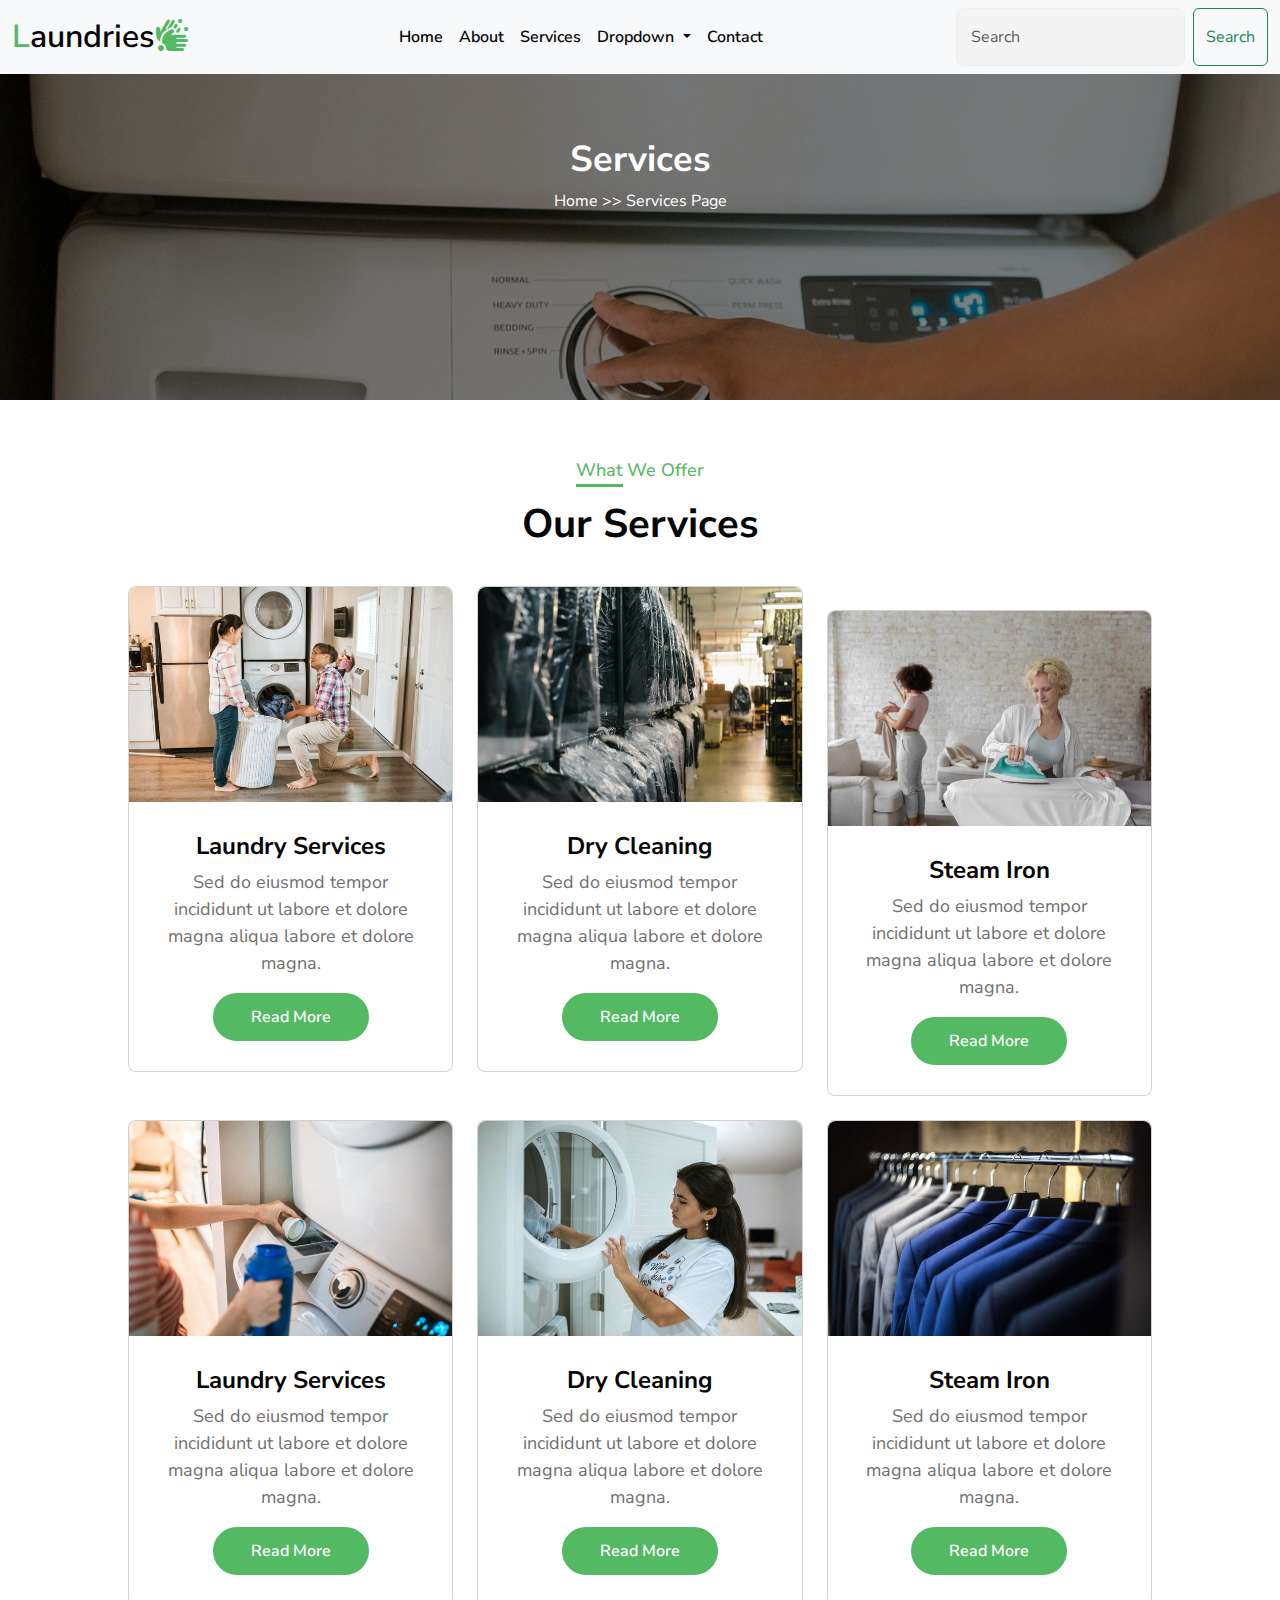
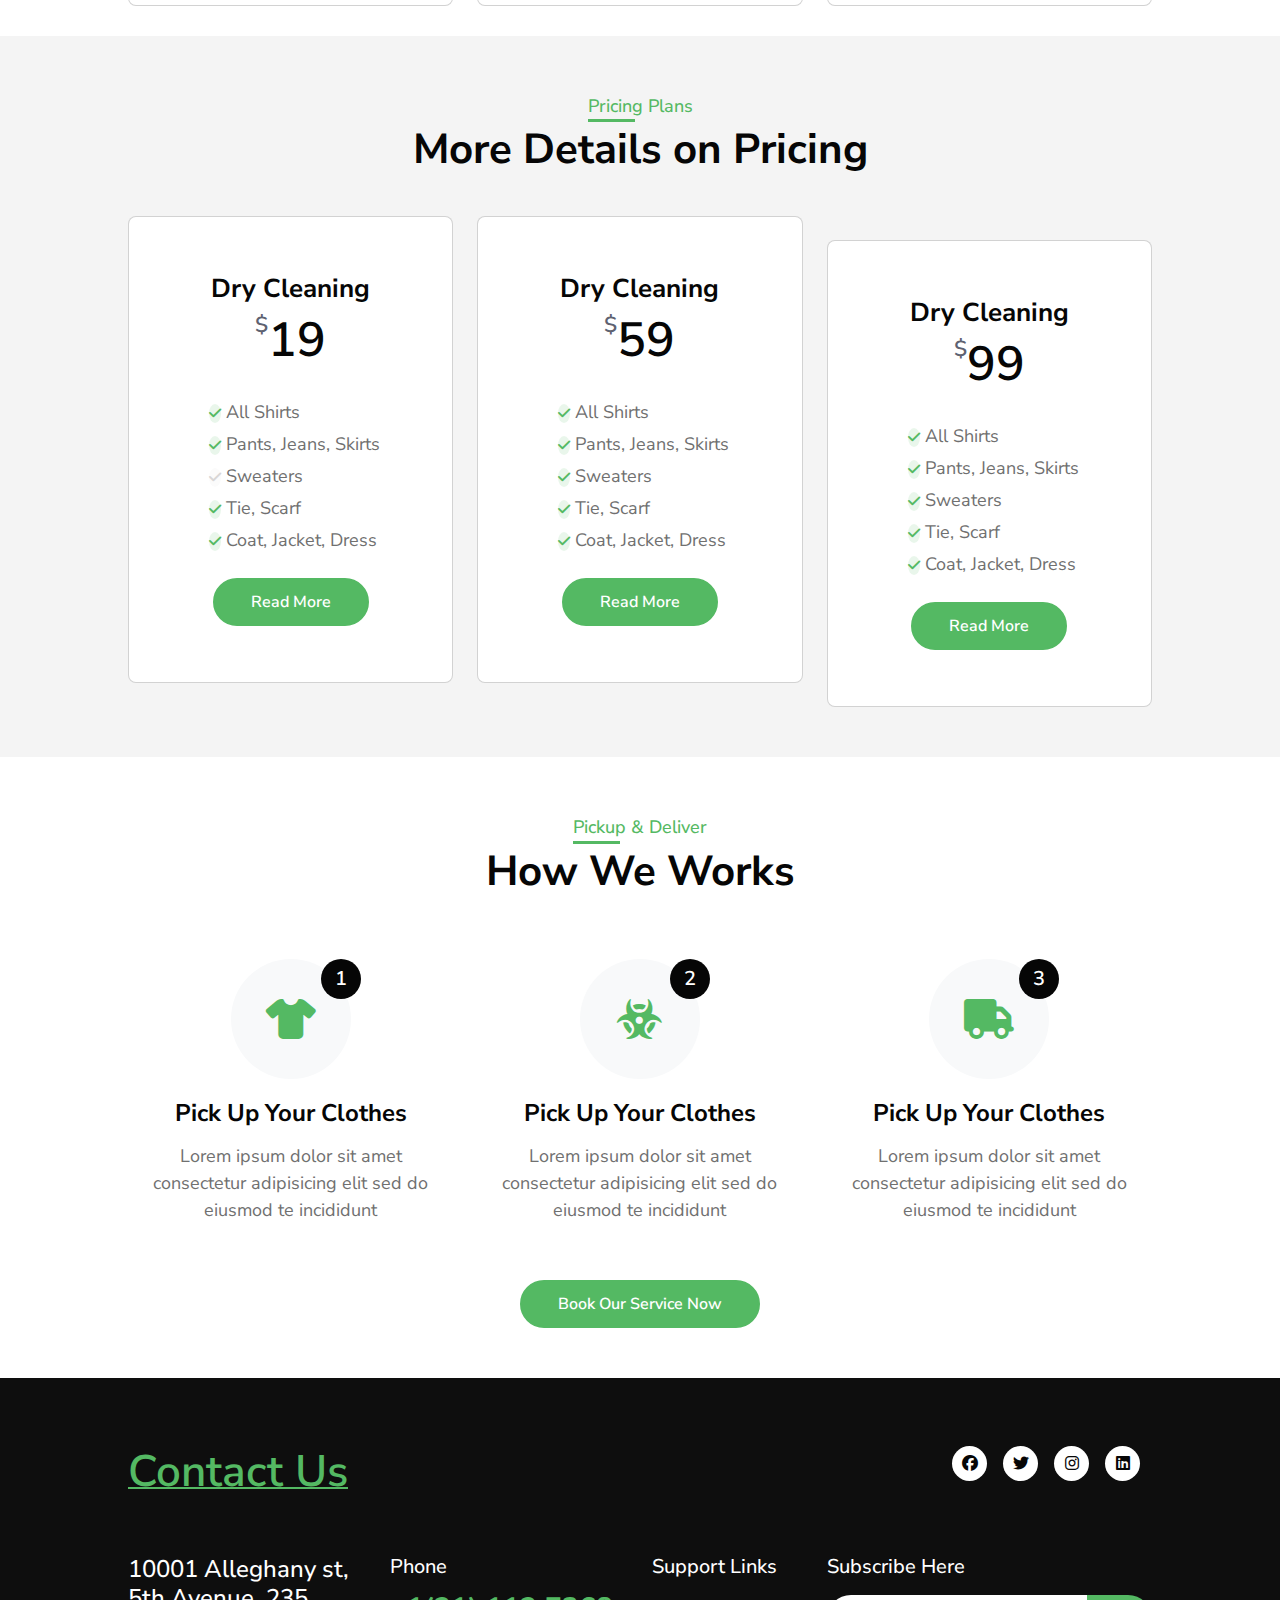
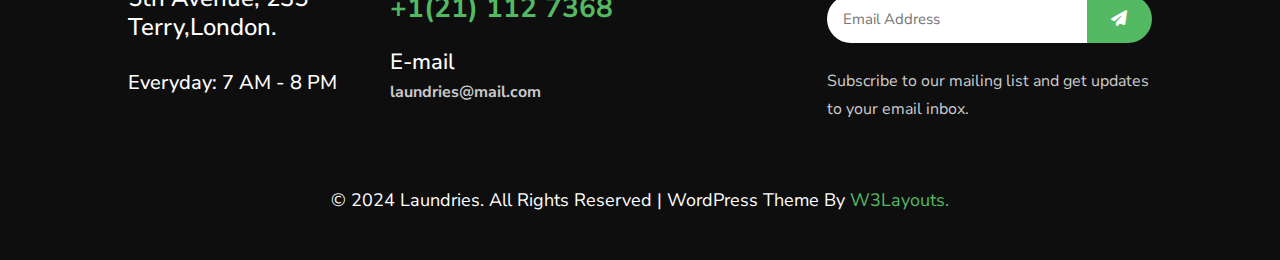
<file: service.html>
<!DOCTYPE html>
<html lang="en">

<head>
    <meta charset="UTF-8">
    <meta name="viewport" content="width=device-width, initial-scale=1.0">
    <title>Laundries</title>
    <link rel="stylesheet" href="./css/bootstrap.min.css">
    <link rel="stylesheet" href="./css/style.css">
    <link rel="stylesheet" href="https://cdnjs.cloudflare.com/ajax/libs/font-awesome/6.5.1/css/all.min.css" />
    <link rel="stylesheet" href="./css/owl.carousel.min.css">
    <link rel="stylesheet" href="./css/owl.theme.default.min.css">
    <link rel="stylesheet" href="./css/media.css">
</head>
<body>

    <header class="main-header fixed-top">
        <nav class="navbar navbar-expand-lg navbar-light bg-light">
            <div class="container-fluid">
                <a class="navbar-brand" href="#"><span>L</span>aundries<i class="fa-solid fa-hands-bubbles"></i></a>
                <button class="navbar-toggler" type="button" data-bs-toggle="collapse"
                    data-bs-target="#navbarSupportedContent" aria-controls="navbarSupportedContent"
                    aria-expanded="false" aria-label="Toggle navigation">
                    <span class="navbar-toggler-icon"></span>
                </button>
                <div class="collapse navbar-collapse" id="navbarSupportedContent">
                    <ul class="navbar-nav mx-auto mb-2 mb-lg-0">
                        <li class="nav-item">
                            <a class="nav-link active" aria-current="page" href="./index.html">Home</a>
                        </li>
                        <li class="nav-item">
                            <a class="nav-link" href="./about.html">About</a>
                        </li>
                        <li class="nav-item">
                            <a class="nav-link" href="./service.html">Services</a>
                        </li>
                        <li class="nav-item dropdown">
                            <a class="nav-link dropdown-toggle" href="#" id="navbarDropdown" role="button"
                                data-bs-toggle="dropdown" aria-expanded="false">
                                Dropdown
                            </a>
                            <ul class="dropdown-menu" aria-labelledby="navbarDropdown">
                                <li><a class="dropdown-item" href="#">Blog Page</a></li>
                                <li><a class="dropdown-item" href="./404.html">404 Page</a></li>
                                <li>
                                    <hr class="dropdown-divider">
                                </li>
                                <li><a class="dropdown-item" href="#">Something else here</a></li>
                            </ul>
                        </li>
                        <li class="nav-item">
                            <a class="nav-link" href="./contact.html" tabindex="-1" aria-disabled="true">Contact</a>
                        </li>
                    </ul>
                    <form class="d-flex">
                        <input class="form-control me-2" type="search" placeholder="Search" aria-label="Search">
                        <button class="btn btn-outline-success" type="submit">Search</button>
                    </form>
                </div>
            </div>
        </nav>
    </header>

    <div class="clearfix"></div>

    <section id="about1">
        <div class="about1-overlay">
            <div class="about1-container text-center">
                <h3>Services</h3>
                <nav aria-label="breadcrumb">
                    <ol class="breadcrumb d-flex justify-content-center">
                        <li class="breadcrumb-item"><a href="#">Home</a> >> Services Page</li>
                        <!-- <li class="breadcrumb-item active" aria-current="page">Library</li> -->
                    </ol>
                </nav>
            </div>
        </div>
    </section>

    <div class="clearfix"></div>

    <section id="service">
        <div class="service-container">
            <div class="service-text text-center">
                <h5>What We Offer</h5>
                <h3>Our Services</h3>
            </div>
            <div class="row">
                <div class="col-lg-4 col-md-6">
                    <div class="card">
                        <div class="service-box">
                            <img src="./images/service1.jpg" class="img-fluid" alt="">
                        </div>
                        <div class="service-sub text-center">
                            <h4><a href="#">Laundry Services</a></h4>
                            <p>Sed do eiusmod tempor incididunt ut labore et dolore magna aliqua labore et dolore magna.
                            </p>
                            <div class="btn-1 mt-2">
                                <a href="#"><button>Read More</button></a>
                            </div>
                        </div>
                    </div>
                </div>
                <div class="col-lg-4 col-md-6">
                    <div class="card">
                        <div class="service-box">
                            <img src="./images/service2.jpg" class="img-fluid" alt="">
                        </div>
                        <div class="service-sub text-center">
                            <h4><a href="#">Dry Cleaning</a></h4>
                            <p>Sed do eiusmod tempor incididunt ut labore et dolore magna aliqua labore et dolore magna.
                            </p>
                            <div class="btn-1 mt-2">
                                <a href="#"><button>Read More</button></a>
                            </div>
                        </div>
                    </div>
                </div>
                <div class="col-lg-4 mt-4 col-md-6">
                    <div class="card">
                        <div class="service-box">
                            <img src="./images/service3.jpg" class="img-fluid" alt="">
                        </div>
                        <div class="service-sub text-center">
                            <h4><a href="#">Steam Iron</a></h4>
                            <p>Sed do eiusmod tempor incididunt ut labore et dolore magna aliqua labore et dolore magna.
                            </p>
                            <div class="btn-1 mt-2">
                                <a href="#"><button>Read More</button></a>
                            </div>
                        </div>
                    </div>
                </div>
                <div class="col-lg-4 mt-4 col-md-6">
                    <div class="card">
                        <div class="service-box">
                            <img src="./images/service4.jpg" class="img-fluid" alt="">
                        </div>
                        <div class="service-sub text-center">
                            <h4><a href="#">Laundry Services</a></h4>
                            <p>Sed do eiusmod tempor incididunt ut labore et dolore magna aliqua labore et dolore magna.
                            </p>
                            <div class="btn-1 mt-2">
                                <a href="#"><button>Read More</button></a>
                            </div>
                        </div>
                    </div>
                </div>
                <div class="col-lg-4 mt-4 col-md-6">
                    <div class="card">
                        <div class="service-box">
                            <img src="./images/service5.jpg" class="img-fluid" alt="">
                        </div>
                        <div class="service-sub text-center">
                            <h4><a href="#">Dry Cleaning</a></h4>
                            <p>Sed do eiusmod tempor incididunt ut labore et dolore magna aliqua labore et dolore magna.
                            </p>
                            <div class="btn-1 mt-2">
                                <a href="#"><button>Read More</button></a>
                            </div>
                        </div>
                    </div>
                </div>
                <div class="col-lg-4 mt-4 col-md-6">
                    <div class="card">
                        <div class="service-box">
                            <img src="./images/service6.jpg" class="img-fluid" alt="">
                        </div>
                        <div class="service-sub text-center">
                            <h4><a href="#">Steam Iron</a></h4>
                            <p>Sed do eiusmod tempor incididunt ut labore et dolore magna aliqua labore et dolore magna.
                            </p>
                            <div class="btn-1 mt-2">
                                <a href="#"><button>Read More</button></a>
                            </div>
                        </div>
                    </div>
                </div>
            </div>
        </div>
    </section>

    <div class="clearfix"></div>


    <section id="price">
        <div class="price-container">
            <div class="price-text text-center">
                <h5>Pricing Plans</h5>
                <h3>More Details on Pricing</h3>
            </div>
            <div class="row">
                <div class="col-lg-4 col-md-6">
                    <div class="card">
                        <div class="price-box">
                            <h4>Dry Cleaning</h4>
                            <h5><span class="align-top">$</span>19</h5>
                            <div class="price-sub">
                                <ul>
                                    <li><span><i class="fa-solid fa-check"></i></span>All Shirts</li>
                                    <li><span><i class="fa-solid fa-check"></i></span>Pants, Jeans, Skirts</li>
                                    <li><span class="disable"><i class="fa-solid fa-check"></i></span>Sweaters</li>
                                    <li><span><i class="fa-solid fa-check"></i></span>Tie, Scarf</li>
                                    <li><span><i class="fa-solid fa-check"></i></span>Coat, Jacket, Dress</li>
                                </ul>
                                <div class="btn-1 text-center mt-4">
                                    <a href="#"><button>Read More</button></a>
                                </div>
                            </div>
                        </div>
                    </div>
                </div>
                <div class="col-lg-4 col-md-6">
                    <div class="card">
                        <div class="price-box">
                            <h4>Dry Cleaning</h4>
                            <h5><span class="align-top">$</span>59</h5>
                            <div class="price-sub">
                                <ul>
                                    <li><span><i class="fa-solid fa-check"></i></span>All Shirts</li>
                                    <li><span><i class="fa-solid fa-check"></i></span>Pants, Jeans, Skirts</li>
                                    <li><span><i class="fa-solid fa-check"></i></span>Sweaters</li>
                                    <li><span><i class="fa-solid fa-check"></i></span>Tie, Scarf</li>
                                    <li><span><i class="fa-solid fa-check"></i></span>Coat, Jacket, Dress</li>
                                </ul>
                                <div class="btn-1 text-center mt-4">
                                    <a href="#"><button>Read More</button></a>
                                </div>
                            </div>
                        </div>
                    </div>
                </div>
                <div class="col-lg-4 mt-4 col-md-6">
                    <div class="card">
                        <div class="price-box">
                            <h4>Dry Cleaning</h4>
                            <h5><span class="align-top">$</span>99</h5>
                            <div class="price-sub">
                                <ul>
                                    <li><span><i class="fa-solid fa-check"></i></span>All Shirts</li>
                                    <li><span><i class="fa-solid fa-check"></i></span>Pants, Jeans, Skirts</li>
                                    <li><span><i class="fa-solid fa-check"></i></span>Sweaters</li>
                                    <li><span><i class="fa-solid fa-check"></i></span>Tie, Scarf</li>
                                    <li><span><i class="fa-solid fa-check"></i></span>Coat, Jacket, Dress</li>
                                </ul>
                                <div class="btn-1 text-center mt-4">
                                    <a href="#"><button>Read More</button></a>
                                </div>
                            </div>
                        </div>
                    </div>
                </div>
            </div>
        </div>
    </section>

    <div class="clearfix"></div>

    <section id="work">
        <div class="work-container">
            <div class="work-text text-center">
                <h5>Pickup & Deliver</h5>
                <h4>How We Works</h4>
            </div>
            <div class="row text-center justify-content-center">
                <div class="col-lg-4 col-md-6">
                    <div class="work-box">
                        <div class="work-icon position-relative">
                            <i class="fa-solid fa-shirt"></i><span>1</span>
                        </div>
                        <div class="work-info">
                            <h3>Pick Up Your Clothes</h3>
                            <p>Lorem ipsum dolor sit amet consectetur adipisicing elit sed do eiusmod te incididunt</p>
                        </div>
                    </div>
                </div>
                <div class="col-lg-4 col-md-6">
                    <div class="work-box">
                        <div class="work-icon position-relative">
                            <i class="fa-solid fa-biohazard"></i><span>2</span>
                        </div>
                        <div class="work-info">
                            <h3>Pick Up Your Clothes</h3>
                            <p>Lorem ipsum dolor sit amet consectetur adipisicing elit sed do eiusmod te incididunt</p>
                        </div>
                    </div>
                </div>
                <div class="col-lg-4 col-md-6">
                    <div class="work-box">
                        <div class="work-icon position-relative">
                            <i class="fa-solid fa-truck"></i><span>3</span>
                        </div>
                        <div class="work-info">
                            <h3>Pick Up Your Clothes</h3>
                            <p>Lorem ipsum dolor sit amet consectetur adipisicing elit sed do eiusmod te incididunt</p>
                        </div>
                    </div>
                </div>
            </div>
            <div class="btn-1 text-center mt-3">
                <a href="#"><button>Book Our Service Now</button></a>
            </div>
        </div>
    </section>

    <div class="clearfix"></div>

    <section id="footer">
        <div class="footer-container">
            <div class="footer-text d-flex justify-content-between mb-5 mt-5">
                <h6>Contact Us</h6>
                <div class="social">
                    <a href="#"><i class="fa-brands fa-facebook"></i></a>
                    <a href="#"><i class="fa-brands fa-twitter"></i></a>
                    <a href="#"><i class="fa-brands fa-instagram"></i></a>
                    <a href="#"><i class="fa-brands fa-linkedin"></i></a>
                </div>
            </div>
            <div class="row">
                <div class="col-lg-3 col-md-6">
                    <div class="footer-box1">
                        <h4>10001 Alleghany st, 5th Avenue, 235 Terry,London.</h4>
                        <h5>Everyday: 7 AM - 8 PM</h5>
                    </div>
                </div>
                <div class="col-lg-3 col-md-6">
                    <div class="footer-box2">
                        <h5>Phone</h5>
                        <a href="#">+1(21) 112 7368</a>
                        <h4>E-mail</h4>
                        <h6><a href="#">laundries@mail.com</a></h6>
                    </div>
                </div>
                <div class="col-lg-2 col-md-6">
                    <div class="footer-box3">
                        <h5>Support Links</h5>
                    </div>
                </div>
                <div class="col-lg-4 col-md-6">
                    <div class="footer-box4">
                        <h5>Subscribe Here</h5>
                        <form class="sub d-flex mb-4 mt-3" action="" method="post">
                            <input type="email" name="email" placeholder="Email Address">
                            <button><span><i class="fa-solid fa-paper-plane"></i></span></button>
                        </form>
                        <p>Subscribe to our mailing list and get updates to your email inbox.</p>
                    </div>
                </div>
            </div>
            <div class="copyright text-center mt-5">
                <p>© 2024 Laundries. All Rights Reserved | WordPress Theme By <a href="#">W3Layouts. </a></p>
            </div>
        </div>
    </section>


    <button onclick="topFunction()" id="myBtn" title="Go to top"><i class="fa-solid fa-turn-up"></i></button>


    <script src="./js/jquery.js"></script>
    <script src="./js/owl.carousel.min.js"></script>
    <script src="./js/bootstrap.bundle.min.js"></script>
    <script src="./js/main.js"></script>
    
</body>
</html>
</file>
<file: css/style.css>
@import url('https://fonts.googleapis.com/css2?family=Nunito+Sans:ital,opsz,wght@0,6..12,200..1000;1,6..12,200..1000&display=swap');

* {
    padding: 0;
    margin: 0;
    box-sizing: border-box;
    text-decoration: none;
    list-style: none;
    font-family: "Nunito Sans", sans-serif;
}

:root {
    --primary-color: #54b963;
    --bg-color: #fff;
    --text-color: #fff;
    --heading-color: #060606;
    --font-color: #707070;
    --footer-bg: #0e0e0e;
}

.navbar-brand span {
    color: var(--primary-color);
}

.navbar-brand {
    color: var(--heading-color);
    font-size: 32px;
    font-weight: 600;
}

.navbar-brand i {
    color: var(--primary-color);
}

.nav-item a {
    font-weight: 600;
    color: var(--heading-color);
}

.main-header{
    z-index: 9;
}



#banner {
    width: 100%;
    height: auto;
}

.banner-layer {
    position: relative;
    min-height: 95vh;
}

#myvideo {
    position: absolute;
    right: 0;
    bottom: 0;
    min-width: 100%;
    min-height: 100%;
    z-index: 0;
    width: 100%;
    /* height: 100%; */
}

.main-content {
    position: absolute;
    top: 40%;
    min-height: 50vh;
    bottom: 0;
    left: 10%;
    right: 0;
    /* display: flex; */
    align-items: center;
    width: 50%;
}

.main-content h4 {
    font-size: 52px;
    line-height: 64px;
    color: var(--text-color);
    font-weight: 700;
}

.main-content p {
    color: var(--text-color);
    font-size: 18px;
}

.btn-1 button {
    padding: 10px 36px;
    font-size: 16px;
    color: #fff;
    border-radius: 30px;
    font-weight: 600;
    outline: none;
    border: 2px solid var(--primary-color);
    background: var(--primary-color);
}

.btn-1 button:hover {
    color: var(--primary-color);
    border-color: var(--primary-color);
    background: transparent;
}


#save {
    width: 100%;
    height: auto;
    padding-top: 60px;
    padding-bottom: 60px;
}

.save-container {
    width: 75%;
    margin: auto;
}

.save-box i {
    font-size: 45px;
    color: var(--primary-color);
}

.save-box h4 a {
    text-decoration: none;
    color: var(--heading-color);
    font-weight: 700;
}

.save-box h4 {
    padding-top: 25px;
    padding-bottom: 15px;
}

.save-box h4 a:hover {
    color: var(--primary-color);
    transition: all 0.5s;
}

.save-box p {
    color: var(--font-color);
    font-size: 18px;
}

.save-box {
    padding: 50px 35px;
    border-radius: 8px;
}

.save-box:hover {
    box-shadow: 0 25px 30px 0 rgba(0, 0, 0, 0.2);
    transition: all 0.3s;
}


#about {
    width: 100%;
    height: auto;
    padding-top: 80px;
    padding-bottom: 60px;
}

.about-container {
    width: 80%;
    margin: auto;
}

.about-img2 img {
    position: absolute;
    top: 50px;
    right: 0;
}

.about-img2 img {
    border-radius: 8px;
    border: 8px solid var(--text-color);
}

.about-img1 img {
    border-radius: 8px;
    border: 8px solid var(--text-color);
}

.about-img1:hover {
    transform: translateY(20px);
    transition: transform .5s ease;
}

.about-img2 img:hover {
    transform: translateY(-20px);
    transition: transform .5s ease;
}

.about-box h5 {
    color: var(--primary-color);
    font-size: 18px;
    position: relative;
}

.about-box h5::before {
    content: "";
    background: var(--primary-color);
    position: absolute;
    width: 45px;
    height: 2px;
    bottom: -5px;
}

.about-box h3 {
    color: var(--heading-color);
    font-size: 42px;
    font-weight: 600;
    margin-top: 20px;
    margin-bottom: 20px;
}

.about-box p {
    font-size: 18px;
    color: var(--font-color);
    line-height: 30px;
}

.about-box ul li i {
    font-size: 18px;
    color: var(--primary-color);
    margin-right: 6px;
}

.about-box ul li span {
    font-size: 18px;
}

.about-box ul li {
    margin-top: 14px;
}

#service {
    width: 100%;
    height: auto;
    padding-top: 60px;
    padding-bottom: 30px;
}
.service-container {
    width: 80%;
    margin: auto;
}
.service-text h5 {
    font-size: 18px;
    color: var(--primary-color);
    position: relative;
}
.service-text h5::before {
    content: "";
    background: var(--primary-color);
    position: absolute;
    width: 47px;
    height: 3px;
    bottom: -5px;
}
.service-text h3 {
    font-size: 40px;
    color: var(--heading-color);
    font-weight: 700;
    padding-top: 10px;
    padding-bottom: 30px;
}
.service-sub h4 a {
    font-weight: 700;
    text-decoration: none;
    color: var(--heading-color);
}
.service-sub h4 a:hover {
    color: var(--primary-color);
    transition: all 0.5s;
}
.service-sub p {
    font-size: 18px;
    color: var(--font-color);
}
.service-sub {
    padding: 30px;
}
.service-box img:hover {
    scale: 1.1;
    transition: all 0.6s;
}
.service-box {
    overflow: hidden;
    border-radius: 8px 8px 0 0;
}
.card {
    border-radius: 8px;
}


#book {
    width: 100%;
    height: auto;
    padding-top: 20px;
    padding-bottom: 30px;
}
.book-text h5 {
    font-size: 18px;
    color: var(--primary-color);
    position: relative;
    margin-bottom: 16px;
}
.book-img img {
    border-radius: 8px;
}
.book-text h5::before {
    content: "";
    background: var(--primary-color);
    position: absolute;
    width: 47px;
    height: 3px;
    bottom: -5px;
}
.book-text h3 {
    font-size: 42px;
    font-weight: 700;
    color: var(--heading-color);
    padding-bottom: 20px;
}
.book-text p {
    font-size: 18px;
    color: var(--font-color);
    line-height: 32px;
    padding-bottom: 25px;
}
.book-box i {
    font-size: 40px;
    color: var(--primary-color);
}
.book-box h4 {
    color: var(--heading-color);
    font-weight: 700;
    padding-bottom: 15px;
    padding-top: 20px;
    font-size: 26px;
}
.book-box h4:hover {
    color: var(--primary-color);
    transition: all 0.3s;
    cursor: pointer;
}
.book-box p {
    font-size: 18px;
    color: var(--font-color);
}
.book-text {
    padding: 160px 48px 0 48px;
}
.book-box {
    padding: 10px 48px;
}


#work {
    width: 100%;
    height: auto;
    padding-top: 60px;
    padding-bottom: 50px;
}

.work-container {
    width: 80%;
    margin: auto;
}

.work-text h5 {
    font-size: 18px;
    color: var(--primary-color);
    position: relative;
}

.work-text h5::before {
    content: "";
    background: var(--primary-color);
    position: absolute;
    width: 47px;
    height: 3px;
    bottom: -5px;
}

.work-text h4 {
    font-size: 42px;
    color: var(--heading-color);
    font-weight: 700;
    padding-bottom: 30px;
}

.work-icon {
    display: inline-block;
}

.work-icon i {
    color: var(--primary-color);
    font-size: 40px;
    background-color: #f8f9fa;
    width: 120px;
    height: 120px;
    line-height: 120px;
    border-radius: 50%;
}

.work-icon span {
    width: 40px;
    height: 40px;
    background-color: var(--heading-color);
    color: var(--text-color);
    border-radius: 50%;
    position: absolute;
    line-height: 40px;
    font-size: 20px;
    font-weight: 600;
    display: inline-block;
    right: -10px;
}

.work-info h3 {
    color: var(--heading-color);
    font-weight: 700;
    font-size: 24px;
    margin-top: 20px;
    margin-bottom: 15px;
}

.work-info p {
    color: var(--font-color);
    font-size: 18px;
}

.work-box {
    padding: 24px;
}


#blog {
    width: 100%;
    height: auto;
    padding-top: 60px;
    padding-bottom: 60px;
}

.blog-container {
    width: 80%;
    margin: auto;
}

.blog-text h5 {
    font-size: 18px;
    color: var(--primary-color);
    position: relative;
}

.blog-text h5::before {
    content: "";
    background: var(--primary-color);
    position: absolute;
    width: 47px;
    height: 3px;
    bottom: -5px;
}

.blog-text h3 {
    font-size: 40px;
    color: var(--heading-color);
    font-weight: 700;
    padding-bottom: 50px;
}

.blog-img img {
    border-radius: 8px 8px 0 0;
}

.blog-box a {
    text-decoration: none;
    color: var(--font-color);
}

.blog-box a:hover {
    color: var(--primary-color);
    transition: all 0.5s;
}

.blog-box i {
    color: var(--primary-color);
    margin-right: 5px;
}

.blog-box h5 {
    color: var(--font-color);
    font-size: 18px;
}

.blog-box {
    padding: 30px 20px;
}

.blog-sub {
    padding: 0 20px;
}

.blog-sub h4 {
    font-size: 24px;
    color: var(--heading-color);
    font-weight: 700;
    cursor: pointer;
}

.blog-sub h4:hover {
    color: var(--primary-color);
    transition: all 0.5s;
}

.blog-sub button {
    color: var(--primary-color);
    border: none;
    background-color: transparent;
    font-weight: 600;
    margin-bottom: 20px;
}

.blog-sub i {
    margin-left: 5px;
}


#order {
    width: 100%;
    height: 100%;
    background-color: var(--primary-color);
    padding-bottom: 40px;
}

.order-container {
    width: 80%;
    margin: auto;
}

.order-box h4 {
    font-size: 40px;
    font-weight: 700;
    color: var(--text-color);
    padding-top: 12%;
}

.order-text i {
    font-size: 38px;
    color: var(--text-color);
}

.order-text a {
    font-size: 20px;
    font-weight: 600;
    color: var(--text-color);
    text-decoration: none;
    margin-left: 10px;
}
.order-text a:hover{
    color: #222;
    transition: all 0.5s;
}

.order-text button {
    color: #333;
    background-color: var(--bg-color);
    font-size: 16px;
    font-weight: 600;
    padding: 10px 30px;
    border-radius: 30px;
    border: none;
    outline: none;
}
.order-text button:hover{
    background-color: #333;
    color: var(--text-color);
    transition: all 0.5s;
}

.order-text {
    padding-top: 20%;
}

#footer {
    width: 100%;
    height: auto;
    padding-top: 20px;
    padding-bottom: 30px;
    background-color: var(--footer-bg);
}

.footer-container {
    width: 80%;
    margin: auto;
}

.footer-text h6 {
    font-size: 44px;
    color: var(--primary-color);
    text-decoration: underline;
    font-weight: 600;
    text-decoration-thickness: 2px;
}

.social a i {
    color: #060606;
    background-color: var(--bg-color);
    width: 35px;
    height: 35px;
    display: inline-block;
    text-align: center;
    border-radius: 50%;
    margin-right: 12px;
    line-height: 35px;
}

.social a i:hover {
    color: var(--text-color);
    background-color: var(--primary-color);
    transition: all 0.5s;
}

.footer-box1 h4 {
    color: var(--text-color);
}

.footer-box1 h5 {
    color: var(--text-color);
    margin-top: 30px;
}

.footer-box2 h5 {
    color: var(--text-color);
}

.footer-box2 a {
    text-decoration: none;
    font-size: 28px;
    font-weight: 700;
    color: var(--primary-color);
}

.footer-box2 a:hover {
    color: var(--text-color);
    transition: all 0.5s ease-in-out;
}

.footer-box2 h6 a {
    font-size: 16px;
    color: #cbcaca;
}

.footer-box2 h6 a:hover {
    color: var(--primary-color);
}

.footer-box2 h4 {
    font-size: 22px;
    color: var(--text-color);
    padding-top: 20px;
}

.footer-box3 h5 {
    color: var(--text-color);
}

.footer-box4 h5 {
    color: var(--text-color);
}

.footer-box4 p {
    color: #cbcaca;
    line-height: 28px;
}

.footer-box4 input[type="email"] {
    padding: 12px 16px;
    background-color: var(--bg-color);
    font-size: 15px;
    border-radius: 30px 0 0 30px;
    color: #060606;
    border: none;
    outline: none;
    width: 80%;
}

.footer-box4 button {
    background-color: var(--primary-color);
    padding: 12px 15px;
    border: none;
    outline: none;
    border-radius: 0 30px 30px 0;
    color: var(--text-color);
    width: 20%;
}

.copyright p {
    color: var(--text-color);
    font-size: 18px;
}

.copyright a {
    text-decoration: none;
    color: var(--primary-color);
}

.copyright a:hover {
    text-decoration: underline;
}


#myBtn {
    display: none;
    position: fixed;
    bottom: 20px;
    right: 30px;
    z-index: 99;
    font-size: 17px;
    border: none;
    outline: none;
    background-color: var(--primary-color);
    color: white;
    cursor: pointer;
    padding: 0;
    border-radius: 50%;
    width: 45px;
    height: 45px;
}

#myBtn:hover {
    opacity: 0.8;
}



/* -- about page -- */

#about1 {
    width: 100%;
    height: 400px;
    background-image: url(../images/about-banner.jpg);
    background-repeat: no-repeat;
}

.about1-overlay {
    width: 100%;
    height: 100%;
    background-color: rgba(0, 0, 0, 0.5);
}

.about1-container {
    width: 90%;
    margin: auto;
}

.about1-container h3 {
    color: var(--text-color);
    font-size: 36px;
    font-weight: 700;
    padding-top: 12%;
}

.breadcrumb li a {
    color: var(--text-color);
    text-decoration: none;
}

.breadcrumb li {
    color: var(--text-color) !important;
}

.breadcrumb li a:hover {
    color: var(--primary-color);
    transition: all 0.5s;
}


#stats {
    width: 100%;
    height: auto;
    padding-top: 60px;
    padding-bottom: 80px;
}

.stats-container {
    width: 80%;
    margin: auto;
}

.stats-box1 {
    background-color: #f8f9fa;
    text-align: center;
    padding: 32px;
    border-radius: 8px;
}

.stats-box1:hover {
    background-color: var(--primary-color);
    transition: all 0.3s;
}

.stats-box1 h2 {
    font-size: 46px;
    color: var(--heading-color);
}

.stats-box1 p {
    font-size: 18px;
    color: var(--heading-color);
}

.stats-box2 {
    background-color: var(--primary-color);
    text-align: center;
    padding: 32px;
    border-radius: 8px;
}

.stats-box2 h2 {
    font-size: 46px;
    color: var(--text-color);
}

.stats-box2 p {
    font-size: 18px;
    color: var(--text-color);
}

.stats-box3 {
    background-color: #f8f9fa;
    text-align: center;
    padding: 32px;
    border-radius: 8px;
}

.stats-box3:hover {
    background-color: var(--primary-color);
    transition: all 0.3s;
}

.stats-box3 h2 {
    font-size: 46px;
    color: var(--heading-color);
}

.stats-box3 p {
    font-size: 18px;
    color: var(--heading-color);
}

.stats-box4 {
    background-color: #f8f9fa;
    text-align: center;
    padding: 32px;
    border-radius: 8px;
}

.stats-box4:hover {
    background-color: var(--primary-color);
    transition: all 0.3s;
}

.stats-box4 h2 {
    font-size: 46px;
    color: var(--heading-color);
}

.stats-box4 p {
    font-size: 18px;
    color: var(--heading-color);
}

#staff {
    width: 100%;
    height: auto;
    padding-top: 20px;
    padding-bottom: 30px;
}

.staff-container {
    width: 80%;
    margin: auto;
}

.staff-text h5 {
    color: var(--primary-color);
    font-size: 18px;
    position: relative;
}

.staff-text h5::before {
    content: "";
    background: var(--primary-color);
    position: absolute;
    width: 45px;
    height: 2px;
    bottom: -5px;
}

.staff-text h3 {
    font-size: 40px;
    font-weight: 700;
    color: var(--heading-color);
    padding-bottom: 30px;
}


.staff-sub {
    position: absolute;
    top: 0;
    transform: translate(0%, 145%);
    text-align: center;
    display: block;
    background: rgb(4 4 4 / 35%);
    width: 100%;
    padding: 25px;
}

.staff-sub a {
    text-decoration: none;
    color: var(--text-color);
}

.staff-sub p {
    color: var(--text-color);
}

.staff-icon a i {
    width: 32px;
    height: 32px;
    background-color: var(--primary-color);
    border-radius: 50%;
    line-height: 32px;
}



#testi {
    width: 100%;
    height: auto;
    padding-top: 60px;
    padding-bottom: 80px;
}

.testi-container {
    width: 80%;
    margin: auto;
}
.item-box h5 {
    color: var(--primary-color);
    font-size: 18px;
    position: relative;
    margin-bottom: 20px;
}
.item-box h5::before {
    content: "";
    background: var(--primary-color);
    position: absolute;
    width: 45px;
    height: 2px;
    bottom: -5px;
}
.item-box h3{
    font-size: 42px;
    color: var(--heading-color);
    font-weight: 700;
    margin-bottom: 30px;
}
.item-box p{
    font-size: 18px;
    color: var(--font-color);
    line-height: 28px;
    margin-bottom: 25px;
}

.test-sub h4{
    font-size: 20px;
    color: var(--heading-color);
    font-weight: 700;
    padding-left: 20px;
    padding-top: 15px;
}
.test-sub h6{
    font-size: 15px;
    color: var(--font-color);
    padding-left: 20px;
}

.owl-theme .owl-dots .owl-dot.active span{
    background-color: var(--primary-color) !important;
}
.owl-theme .owl-nav.disabled+.owl-dots{
    text-align: left;
    margin-top: 30px !important;
}

.abc-container {
    width: 90%;
    margin: auto;
}

.test1-box img {
    width: 80px !important;
    height: 80px !important;
    border-radius: 50%;
}

.testi-img img{
    border-radius: 8px;
}


#price {
    width: 100%;
    height: auto;
    padding-top: 60px;
    padding-bottom: 50px;
    background-color: #f4f4f4;
}

.price-container {
    width: 80%;
    margin: auto;
}

.price-text h5 {
    font-size: 18px;
    color: var(--primary-color);
    position: relative;
}

.price-text h5::before {
    content: "";
    background: var(--primary-color);
    position: absolute;
    width: 47px;
    height: 3px;
    bottom: -5px;
}

.price-text h3 {
    font-size: 42px;
    color: var(--heading-color);
    font-weight: 700;
    margin-bottom: 40px;
}

.price-box h4 {
    color: var(--heading-color);
    font-size: 26px;
    font-weight: 700;
    text-align: center;
}

.price-box h5 {
    color: var(--heading-color);
    font-size: 48px;
    font-weight: 600;
    text-align: center;
    margin-bottom: 30px;
}

.price-box span {
    font-size: 22px;
    color: #5E6271;
}

.price-sub ul li {
    color: var(--font-color);
    font-size: 18px;
    margin-bottom: 5px;
}

.price-sub ul li span {
    color: var(--primary-color);
    font-size: 14px;
    margin-right: 5px;
    width: 24px;
    height: 24px;
    border-radius: 50%;
    background: rgb(84 185 99 / 13%);
    line-height: 24px;
    text-align: center;
}

.price-box{
    padding: 56px 48px;
}
.price-sub .disable{
    color: #d8d6d6;
    background: rgb(216 214 214 / 9%);
}
.price-sub ul li.disable{
    color: #d8d6d6;
}





/* -- Contact page -- */


#contact{
    width: 100%;
    height: auto;
    padding-top: 20px;
    padding-bottom: 30px;
}
.contact-container{
    width: 80%;
    margin: auto;
}
.contact-text h5{
    font-size: 18px;
    color: var(--primary-color);
    position: relative;
}
.contact-text h5::before{
    content: '';
    position: absolute;
    background-color: var(--primary-color);
    width: 48px;
    height: 2px;
    bottom: -5px;
}
.contact-text h3{
    font-size: 42px;
    font-weight: 700;
    color: var(--heading-color);
    margin-bottom: 30px;
}


.contact-info h3{
    color: var(--heading-color);
    font-size: 42px;
    font-weight: 700;
}
.contact-list a{
    text-decoration: none;
    display: block;
    color: var(--font-color);
    font-size: 18px;
    margin-bottom: 10px;
}
.contact-list p{
    font-size: 18px;
    color: var(--font-color);
}
.contact-icon a {
    display: inline;
}
.contact-icon .fa-square-facebook{
    color: #3b5998;
}
.contact-icon .fa-square-twitter{
    color: #00acee;
}
.contact-icon .fa-square-google-plus{
    color: #DD4B39;
}
.contact-icon a i{
    font-size: 30px;
    margin: 5px;
}
.contact-box{
    padding: 10px 25px;
}
.form-control{
    background-color: #f4f4f4;
    font-size: 16px;
    padding: 16px 14px;
    border: 1px solid #eee;
    border-radius: 8px;
}
.form-control1{
    background-color: #f4f4f4;
    font-size: 16px;
    padding: 16px 14px;
    width: 100%;
    border: 1px solid #eee;
    border-radius: 8px;
}





/* -- 404 Page -- */


#error{
    width: 100%;
    height: 100vh;
    background-image: url(../images/error.jpg);
    background-size: 100% 100%;
}
.overlay2{
    width: 100%;
    height: 100%;
    background-color: rgba(0, 0, 0, 0.4);
}
.error-container{
    width: 80%;
    margin: auto;
}
.error-box h2{
    font-size: 180px;
    color: var(--text-color);
    padding-top: 10%;
}
.error-box h2 i{
    font-size: 140px;
}
.error-box h3{
    color: var(--text-color);
}
.error-box p{
    font-size: 18px;
    color: var(--text-color);
    margin-top: 20px;
}

.error-form{
    position: relative;
    max-width: 500px;
    
}
.error-form .email{
    width: 100%;
    height: 55px;
    padding: 12px 140px 12px 25px;
    font-size: 18px;
    background-color: var(--bg-color);
    border: 1px solid #eee;
    border-radius: 30px;
    display: block;
}
.btn-2 button{
    position: absolute;
    top: 0;
    right: 0;
    height: 55px;
}
.btn-2 button{
    font-size: 18px;
    font-weight: 600;
    color: var(--text-color);
    background-color: var(--primary-color);
    padding: 12px 35px;
    border-radius: 30px;
    border: 2px solid var(--primary-color);
}
.btn-2 button:hover{
    background-color: var(--bg-color);
    color: var(--primary-color);
    transition: all 0.5s;
}


.back a{
    font-size: 18px;
    color: var(--text-color);
    text-decoration: none;
}    
.back span{
    font-size: 14px;
    margin-right: 5px;
}
.back a:hover{
    color: var(--primary-color);
    transition: all 0.5s;
}
</file>
<file: css/media.css>
@media(max-width:992px){
    #myvideo{
        width: auto !important;
        /* height: 100% !important; */
    }
    .main-content{
        top: 30%;
    }
    .main-content h4{
        font-size: 48px;
        line-height: 50px;
    }
    .save-container{
        width: 95%;
    }
    .about-container{
        width: 95%;
    }
    .service-container{
        width: 95%;
    }
    .book-text {
        padding: 0px 15px 0 10px;
    }
    .book-box {
        padding: 5px 20px;
    }
    .work-container{
        width: 95%;
    }
    .blog-container{
        width: 95%;
    }
    .order-container{
        width: 95%;
    }
    .footer-container{
        width: 95%;
    }  
    
    /* --about page -- */

    .about1-container h3{
        padding-top: 20%;
    }
    .stats-container{
        width: 90%;
    }
    .staff-container{
        width: 90%;
    }
    .staff-sub{
        padding: 3px;
    }
    .testi-container{
        width: 90%;
    }
    .item-container{
        padding-top: 0 !important;
    }
    .footer-box2 a{
        font-size: 24px;
    }
    .footer-box1 h4{
        font-size: 22px;
    }


/* -- service page -- */

    .price-box {
        padding: 40px 30px;
    }
    .price-container{
        width: 95%;
    }


/* -- 404 page -- */

    #error{
        height: 100%;
    }


}   


@media(max-width:768px){
    .banner-layer{
        width: 100%;
    }
    .main-content h4 {
        font-size: 45px;
        line-height: 45px;
    }
    .about-box{
        margin-top: 80px !important;
    }
    .order-text {
        padding-top: 5%;
    }

/* --about page -- */

    .book-text{
        padding-top: 30px;
    }
    .staff-sub{
        top: -62px;
    }


    /* ---- contact page -----  */

    #about1{
        height: 350px;
    }
    .contact-container{
        width: 95%;
    }
    .contact-text h3{
        font-size: 35px;
    }
    .contact-info h3{
        font-size: 35px;
    }
}



@media(max-width:480px){
    .main-content{
        width: 70%;
        top: 28%;
    }
    .main-content h4 {
        font-size: 35px;
        line-height: 40px;
    }
    .banner-layer{
        height: 100vh;
    }
    #about{
        padding-top: 20px;
    }


/* --about page -- */


    .about1-container h3 {
        padding-top: 45%;
    }
    .staff-sub {
        top: 123px;
        width: 93%;
    }
    .about-box h3{
        font-size: 30px;
    }
    .book-text h3{
        font-size: 30px;
    }
    .staff-text h3{
        font-size: 30px;
    }
    .item-box h3{
        font-size: 30px;
    }


    /* ---- contact page -----  */

    .about1-container h3{
        font-size: 30px;
    }
    .contact-text h3{
        font-size: 28px;
    }
    .contact-info h3 {
        font-size: 30px;
    }

}

@media(max-width:360px){
    /* #myVideo{
        width: 0 !important;
        height: 100% !important;
    } */
    .main-content h4{
        font-size: 30px;
    }
    .about-img1 img{
        width: 200px;
        height: 250px;
    }
    .about-img2 img{
        width: 200px;
        height: 250px;
    }
    .about-box h3{
        font-size: 28px;
        font-weight: 700;
    }
    .service-text h3 {
        font-size: 28px;
        padding-top: 8px;
        padding-bottom: 12px;
    }
    .book-text h3 {
        font-size: 28px;
    }  
    .work-text h4 {
        font-size: 28px;
        padding-bottom: 10px;
    }  
    .blog-text h3 {
        font-size: 28px;
        padding-bottom: 30px;
    }
    .order-box h4{
        font-size: 32px;
    }
    .order-text button{
        margin-top: 15px;
    }
    .footer-text{
        flex-direction: column;
    }
    .footer-text h6{
        margin-bottom: 15px;
    }
}


/* --about page -- */

@media(max-width:360px){
    .staff-sub {
        top: 48px;
        width: 100%;
    }

/* -- 404 page -- */

    .error-box h2{
        font-size: 130px;
    }
    .error-box h2 i {
        font-size: 100px;
    }
}
</file>
